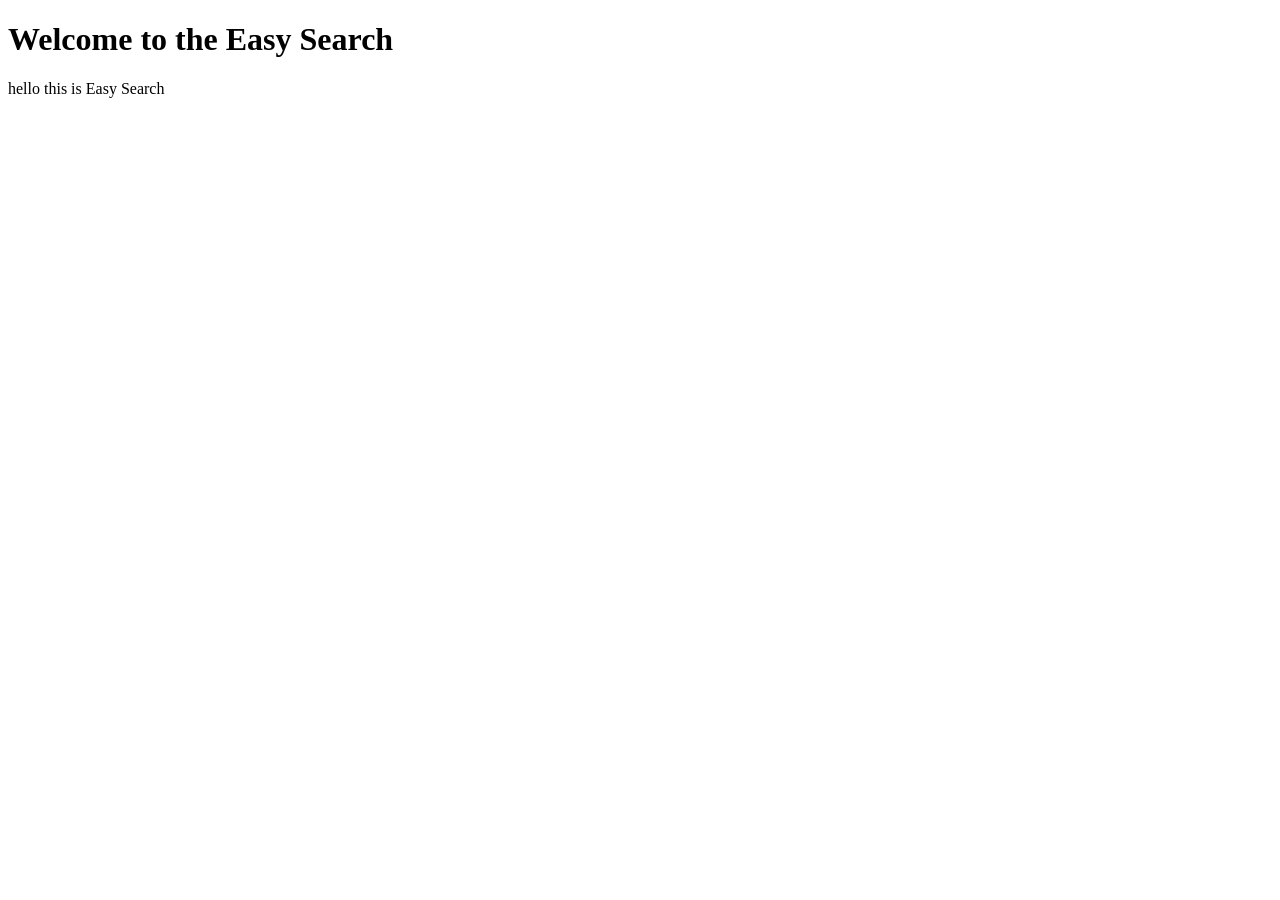
<file: index.html>
<!DOCTYPE html>
<html>
    <head>
        <title>Homepage</title>
        <meta charset="UTF-8">
        <meta name="author" content="danella">
        <meta name="keywords" content="hTML, css, web design">
        <meta name="description" content="Homepage of my Easy Search">
        




    </head>
    <body>
      <h1>Welcome to the Easy Search</h1>  
        <p>hello this is Easy Search</p>
    </body>

    




</html>
</file>
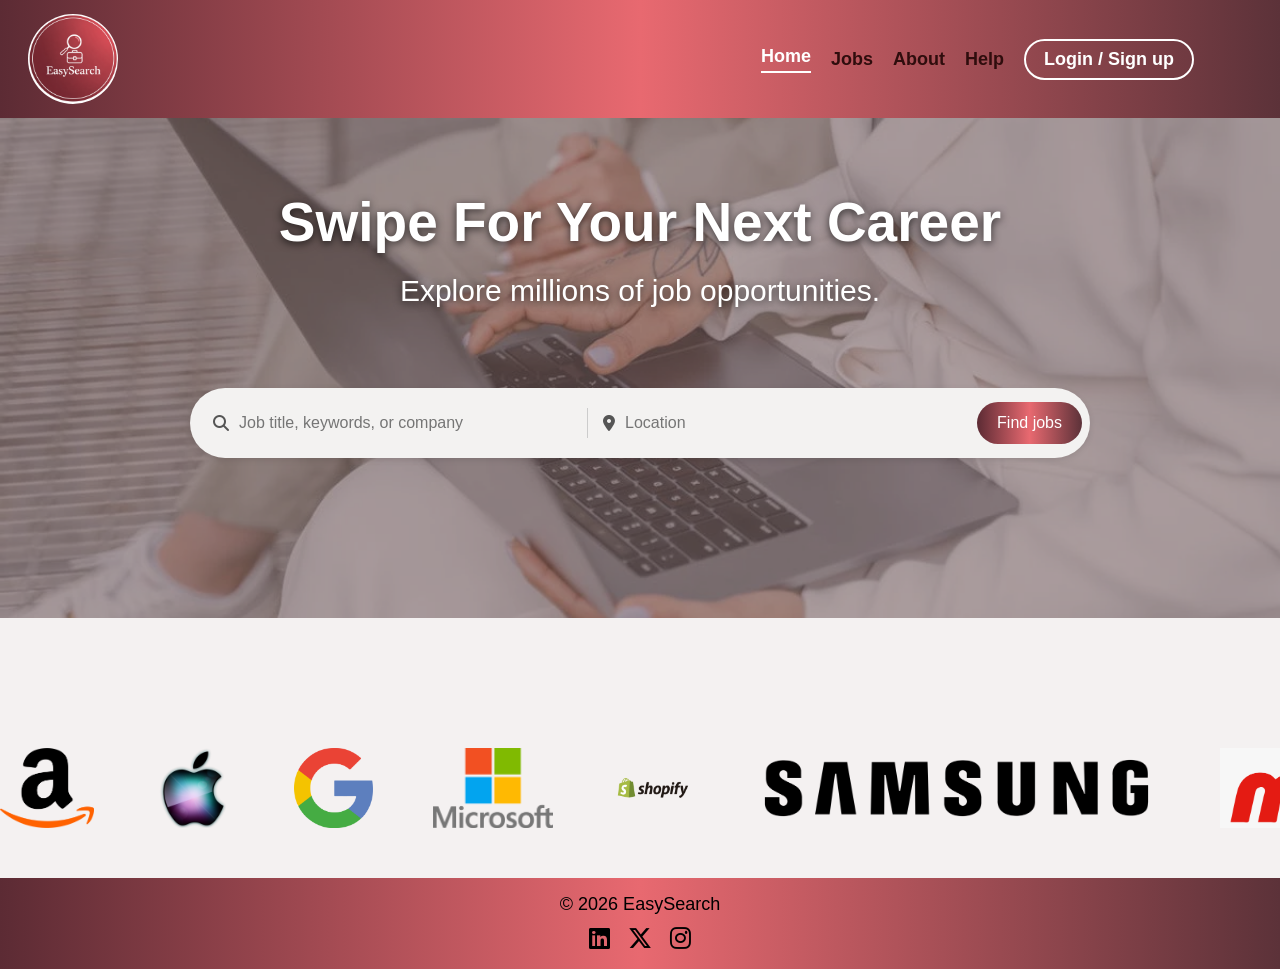
<file: UPDATED-EASYSEARCH/HtmlFiles/index.html>
<!DOCTYPE html>
<html lang="en">
<head>
  <meta charset="UTF-8">
  <meta name="viewport" content="width=device-width, initial-scale=1.0">
  <title>Home</title>
  <link rel="icon" type="image/x-icon" href="../images/logo.png">
  <link rel="stylesheet" href="../styles/home.css">
  <link rel="stylesheet" href="https://cdnjs.cloudflare.com/ajax/libs/font-awesome/6.5.0/css/all.min.css">
</head>

<body>

<header>
  <div class="left-header">
    <img src="../images/logo.png" alt="EasySearch logo" class="logo">
  </div>

  <nav>
    <a href="../HtmlFiles/index.html" class="active">Home</a>
    <a href="../HtmlFiles/jobs.html">Jobs</a>
    <a href="../HtmlFiles/about.html">About</a>
    <a href="../HtmlFiles/help.html">Help</a>

    <!-- LOGIN -->
    <a href="../HtmlFiles/login.html" class="login" id="loginBtn">
      Login / Sign up
    </a>

    <!-- USER -->
    <span id="welcomeUser"></span>

    <!-- LOGOUT -->
    <button id="logoutBtn" style="display:none;">Logout</button>
  </nav>
</header>

<main>

<section class="hero">
  <h1>Swipe For Your Next Career</h1>
  <p>Explore millions of job opportunities.</p>

  <div class="search-wrapper">
  <div class="search-item">
    <i class="fa fa-search"></i>
    <input type="text" id="homeJobSearch" placeholder="Job title, keywords, or company">
  </div>

  <div class="divider"></div>

  <div class="search-item">
    <i class="fa fa-map-marker-alt"></i>
    <input type="text" id="homeLocationSearch" placeholder="Location">
  </div>

  <button class="search-btn" id="homeSearchBtn">Find jobs</button>
</div>
</section>

<section class="logo-slider">
  <div class="logos">
    <img src="../images/amazon.png">
    <img src="../images/apple.png">
    <img src="../images/google.webp">
    <img src="../images/microsoft.png">
    <img src="../images/shopify.png">
    <img src="../images/Samsung.png">
    <img src="../images/metro.png">
    <img src="../images/homedepot.png">

    <img src="../images/amazon.png">
    <img src="../images/apple.png">
    <img src="../images/google.webp">
    <img src="../images/microsoft.png">
    <img src="../images/shopify.png">
    <img src="../images/Samsung.png">
    <img src="../images/metro.png">
    <img src="../images/homedepot.png">

  </div>
</section>

</main>

<footer>
  <div>&copy; 2026 EasySearch</div>

  <div class="social">
    <a href="#"><i class="fa-brands fa-linkedin"></i></a>
    <a href="#"><i class="fa-brands fa-x-twitter"></i></a>
    <a href="#"><i class="fa-brands fa-instagram"></i></a>
  </div>
</footer>

<script>
document.addEventListener("DOMContentLoaded", function () {
  const user = JSON.parse(localStorage.getItem("easySearchCurrentUser"));
  const welcomeUser = document.getElementById("welcomeUser");
  const loginBtn = document.getElementById("loginBtn");
  const logoutBtn = document.getElementById("logoutBtn");

  if (user && user.fullName) {
    if (welcomeUser) {
      welcomeUser.textContent = user.fullName;
    }

    if (loginBtn) {
      loginBtn.style.display = "none";
    }

    if (logoutBtn) {
      logoutBtn.style.display = "inline-block";
    }
  }

  if (logoutBtn) {
    logoutBtn.addEventListener("click", function () {
      localStorage.removeItem("easySearchCurrentUser");
      localStorage.removeItem("username");
      window.location.href = "../HtmlFiles/login.html";
    });
  }

  const jobInput = document.getElementById("homeJobSearch");
  const locationInput = document.getElementById("homeLocationSearch");
  const searchBtn = document.getElementById("homeSearchBtn");

  function goToJobsSearch() {
    const title = jobInput.value.trim();
    const location = locationInput.value.trim();

    const params = new URLSearchParams();

    if (title) {
      params.set("title", title);
    }

    if (location) {
      params.set("location", location);
    }

    window.location.href = `../HtmlFiles/jobs.html?${params.toString()}`;
  }

  if (searchBtn) {
    searchBtn.addEventListener("click", goToJobsSearch);
  }

  if (jobInput) {
    jobInput.addEventListener("keypress", function (event) {
      if (event.key === "Enter") {
        goToJobsSearch();
      }
    });
  }

  if (locationInput) {
    locationInput.addEventListener("keypress", function (event) {
      if (event.key === "Enter") {
        goToJobsSearch();
      }
    });
  }
});
</script>

  <script src="../javaScript/navUser.js"></script>
</body>
</html>
</file>
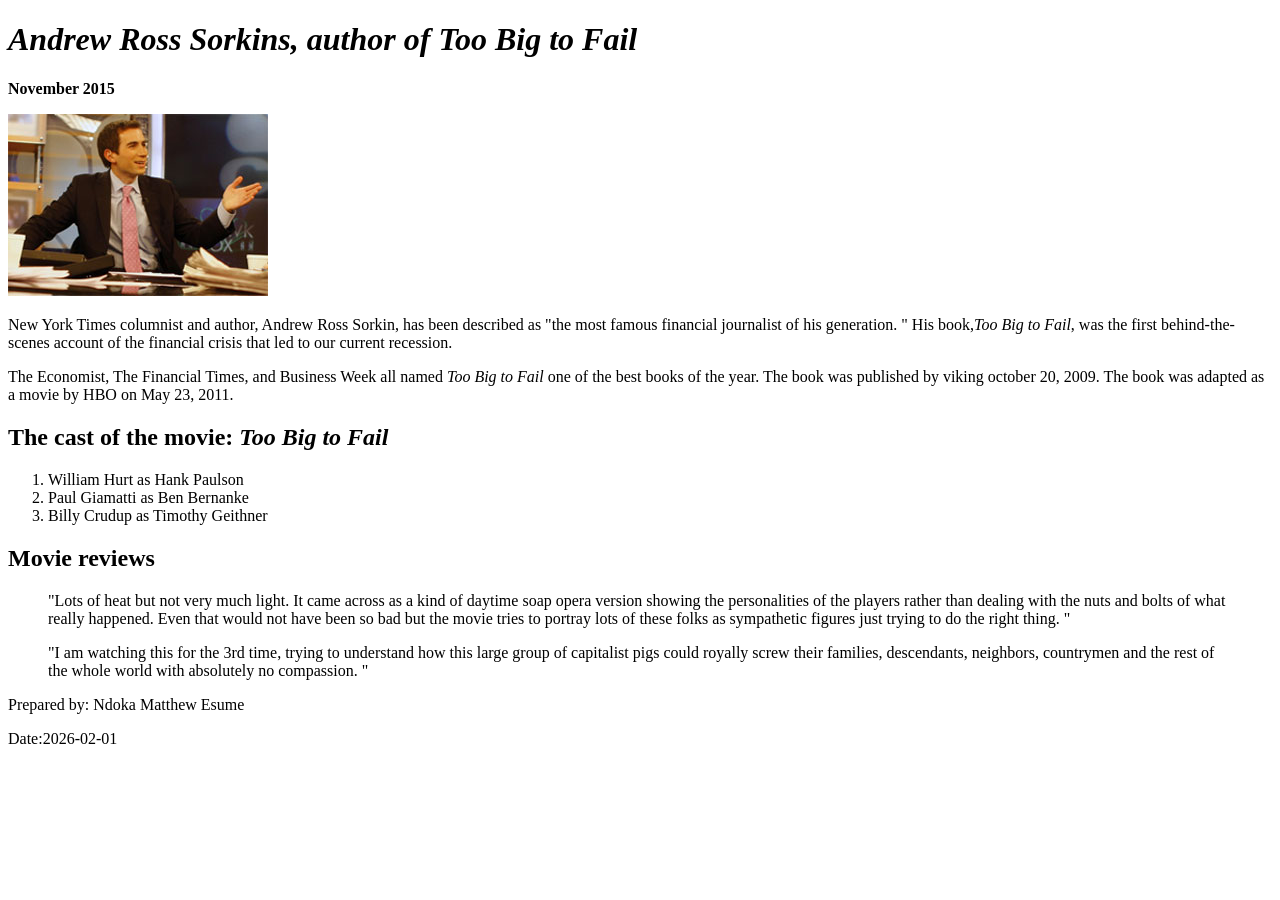
<file: c03x_sorkin.html>
<!DOCTYPE html>
<html lang="en">
<head>
    <meta charset="UTF-8">
    <meta name="viewport" content="width=device-width, initial-scale=1.0">
    <title>Document</title>
</head>
<body>
    <h1><em>Andrew Ross Sorkins, author of Too Big to Fail</em></h1>
    <p><b>November 2015</b></p>
    <img src="sorkin_desk260.jpg" width="260">
    <p>New York Times columnist and author, Andrew Ross Sorkin, has been described as "the most famous financial journalist of his generation.
        " His book,<em>Too Big to Fail</em>, was the first behind-the-scenes account of the financial crisis that led to our current recession.</p>
    <p>
        The Economist, The Financial Times, and Business Week all named <em>Too Big to Fail      
        </em> one of the best books of the year. The book was published by viking october 20, 2009.
         The book was adapted as a movie by HBO on May 23, 2011.
    </p>
    <h2><b>The cast of the movie: <em>Too Big to Fail</em></b></h2>

    <ol>
    <li>William Hurt as Hank Paulson</li>
    <li>Paul Giamatti as Ben Bernanke</li>
    <li>Billy Crudup as Timothy Geithner</li>
    </ol>

    <h2>Movie reviews</h2>
    <blockquote><p>"Lots of heat but not very much light. 
        It came across as a kind of daytime soap opera version showing the personalities of the players rather than dealing with the nuts and bolts of what really happened. 
        Even that would not have been so bad but the movie tries to portray lots of these folks as sympathetic figures just trying to do the right thing. "
    </p>
    <p>"I am watching this for the 3rd time, trying to understand how this large group of capitalist pigs could royally screw their families, 
        descendants, neighbors, countrymen and the rest of the whole world with absolutely no compassion. "
     </p>
</blockquote>

<footer>
<p>Prepared by: Ndoka Matthew Esume</p>
<p>Date:2026-02-01</p>
</footer>

</body>
</html>
</file>
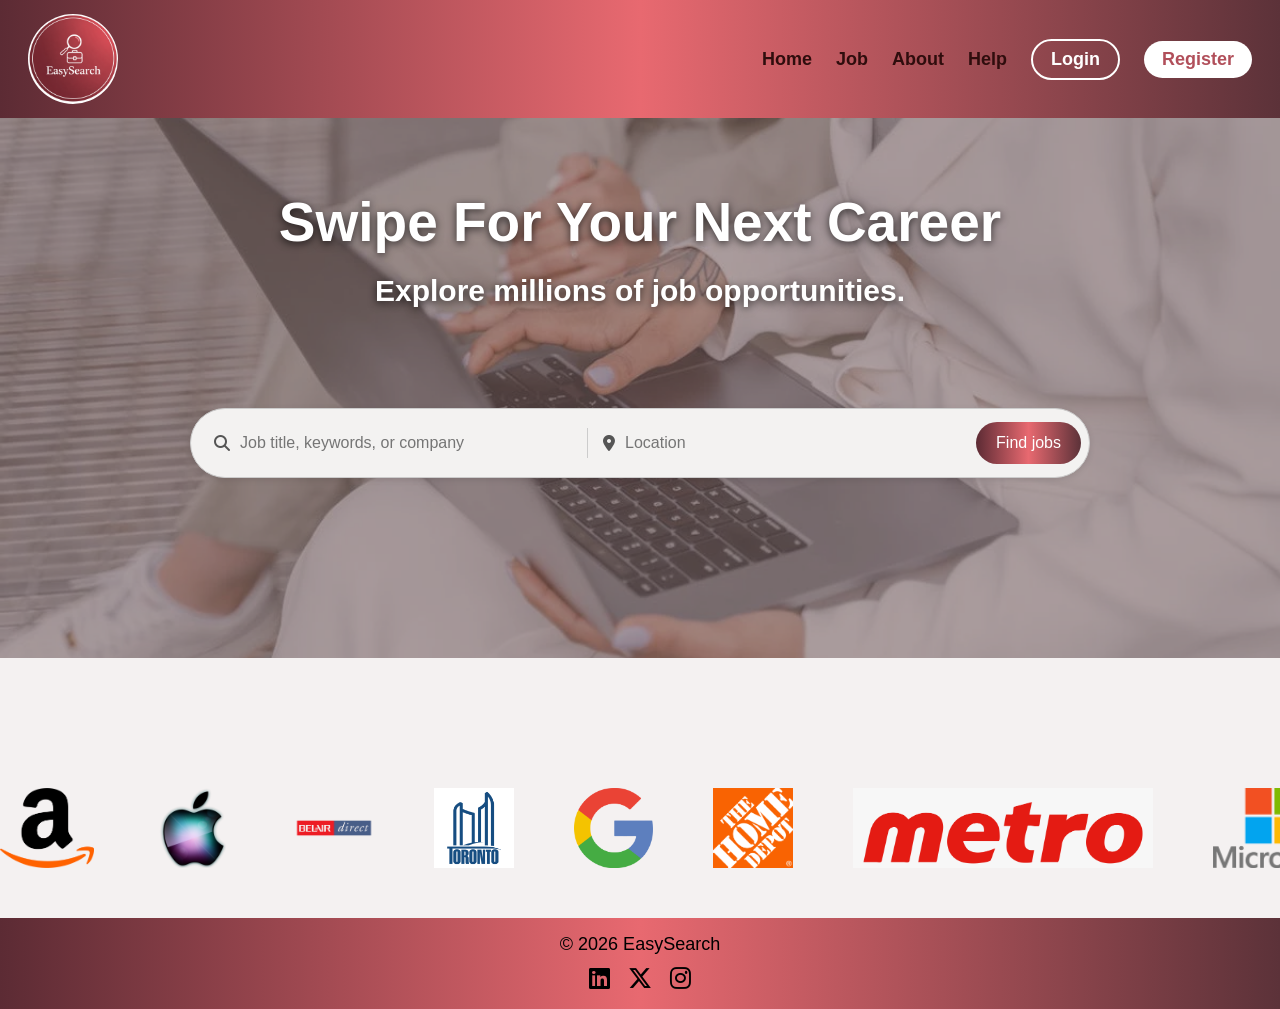
<file: easySearch.html>
<!DOCTYPE html>
<html lang="en">
<head>
  <meta charset="UTF-8">
  <meta name="viewport" content="width=device-width, initial-scale=1.0">
  <title>EasySearch</title>
  <link rel="stylesheet" href="easySearch.css">
  <link rel="stylesheet" href="https://cdnjs.cloudflare.com/ajax/libs/font-awesome/6.5.0/css/all.min.css">
</head>
<body>

  <header>
    <div class="left-header">
      <img src="images/c17effa7-3a6f-4ea9-b04c-34275868a144.png" alt="EasySearch logo" class="logo">
    </div>

    <nav>
      <a href="#">Home</a>
      <a href="#">Job</a>
      <a href="#">About</a>
      <a href="#">Help</a>
      <a href="#" class="login">Login</a>
      <a href="#" class="register">Register</a>
    </nav>
  </header>

  <main>
    <section class="hero">

  <h1>Swipe For Your Next Career</h1>
  <p>Explore millions of job opportunities.</p>

  <div class="search-wrapper">
    <div class="search-item">
      <i class="fa fa-search"></i>
      <input type="text" placeholder="Job title, keywords, or company">
    </div>

    <div class="divider"></div>

    <div class="search-item">
      <i class="fa fa-map-marker-alt"></i>
      <input type="text" placeholder="Location">
    </div>

    <button class="search-btn">Find jobs</button>
  </div>

</section>

   
    <section class="logo-slider">
      <div class="logos">
        <img src="images/amazon.png" alt="Amazon">
        <img src="images/apple.png" alt="Apple">
        <img src="images/belairdirect.png" alt="Belair Direct">
        <img src="images/cityoftoronto.png" alt="City of Toronto">
        <img src="images/google.webp" alt="Google">
        <img src="images/homedepot.png" alt="Home Depot">
        <img src="images/metro.png" alt="Metro">
        <img src="images/microsoft.png" alt="Microsoft">
        <img src="images/Samsung.png" alt="Samsung">
        <img src="images/shopify.png" alt="Shopify">
        <img src="images/Uhaul.webp" alt="U-Haul">

        <img src="images/amazon.png" alt="Amazon">
        <img src="images/apple.png" alt="Apple">
        <img src="images/belairdirect.png" alt="Belair Direct">
        <img src="images/cityoftoronto.png" alt="City of Toronto">
        <img src="images/google.webp" alt="Google">
        <img src="images/homedepot.png" alt="Home Depot">
        <img src="images/metro.png" alt="Metro">
        <img src="images/microsoft.png" alt="Microsoft">
        <img src="images/Samsung.png" alt="Samsung">
        <img src="images/shopify.png" alt="Shopify">
        <img src="images/Uhaul.webp" alt="U-Haul">
      </div>
    </section>
  </main>

  <footer>
    
    <div>&copy; 2026 EasySearch</div>

    <div class="social">
      <a href="#"><i class="fa-brands fa-linkedin"></i></a>
      <a href="#"><i class="fa-brands fa-x-twitter"></i></a>
      <a href="#"><i class="fa-brands fa-instagram"></i></a>
    </div>
  </footer>

</body>
</html>
</file>
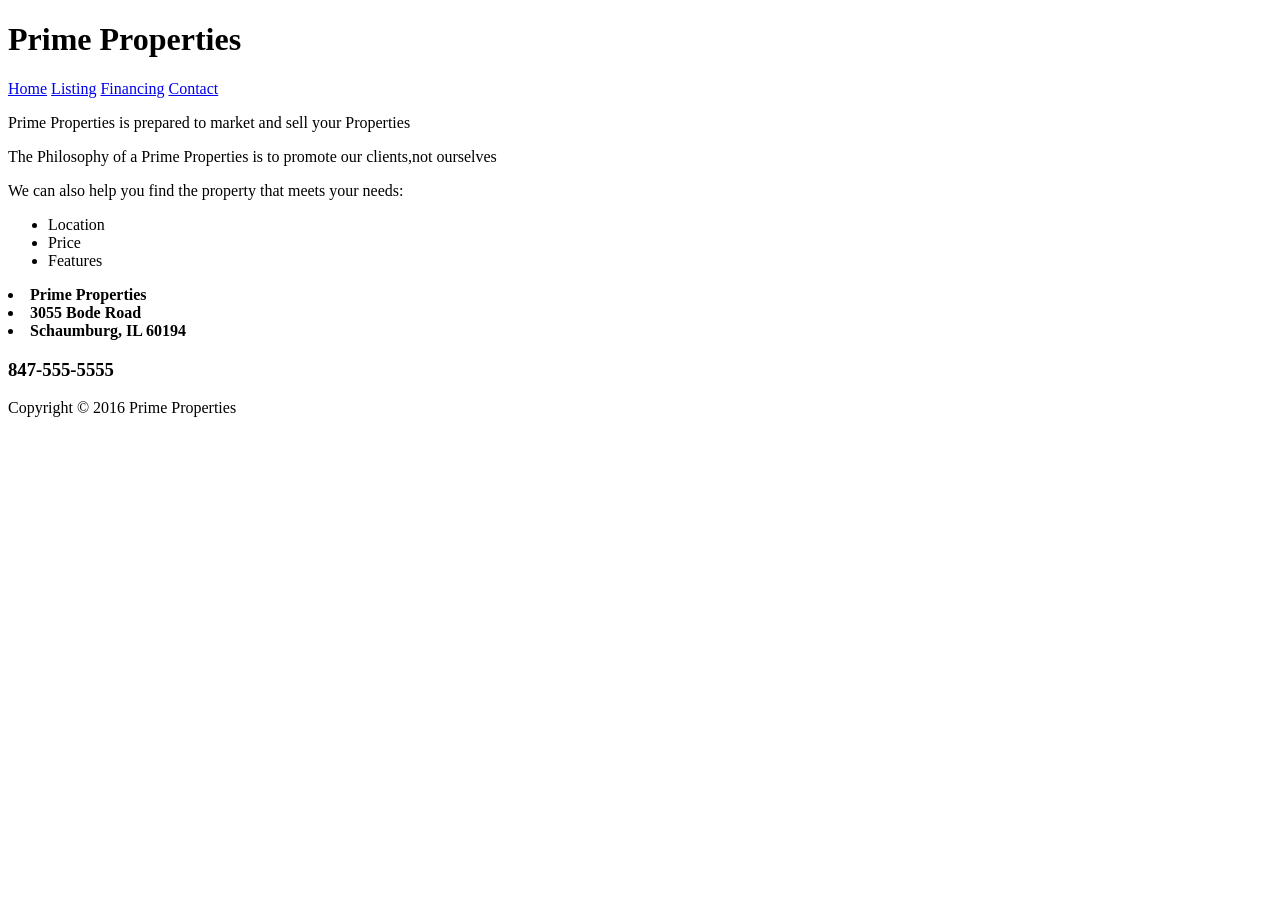
<file: index.html.html>
<!DOCTYPE html>
<html>
   <head>
     <meta name="author" content="Matthew">
     <meta name="keyboards" content="HTML, CSS, web design">
     <meta name="description" content="Prime Properties>
     <link rel="stylesheet href="css/design.css" type="text/css">
<html>
   <body>
      <header id="top">
      <h1>Prime Properties</h1>
      <nav>
      <a href="#">Home</a>
      <a href="#">Listing</a>
      <a href="#">Financing</a>
      <a href="#">Contact</a>
    </nav>
    <main>
    <p>Prime Properties is prepared to market and sell your Properties</p>
    <p>The Philosophy of a Prime Properties is to promote our clients,not ourselves</p>
    <p>We can also help you find the property that meets your needs:</p>
    <ul>
        <li>Location</li>
        <li>Price</li>
        <li>Features</li>
    </ul>
    <li><b>Prime Properties</b></li>
    <li><b>3055 Bode Road</b></li>
    <li><b>Schaumburg, IL 60194</b></li>
    <h3>847-555-5555</h3>
    <p>Copyright © 2016 Prime Properties</p>
  </body>
</html>
</file>
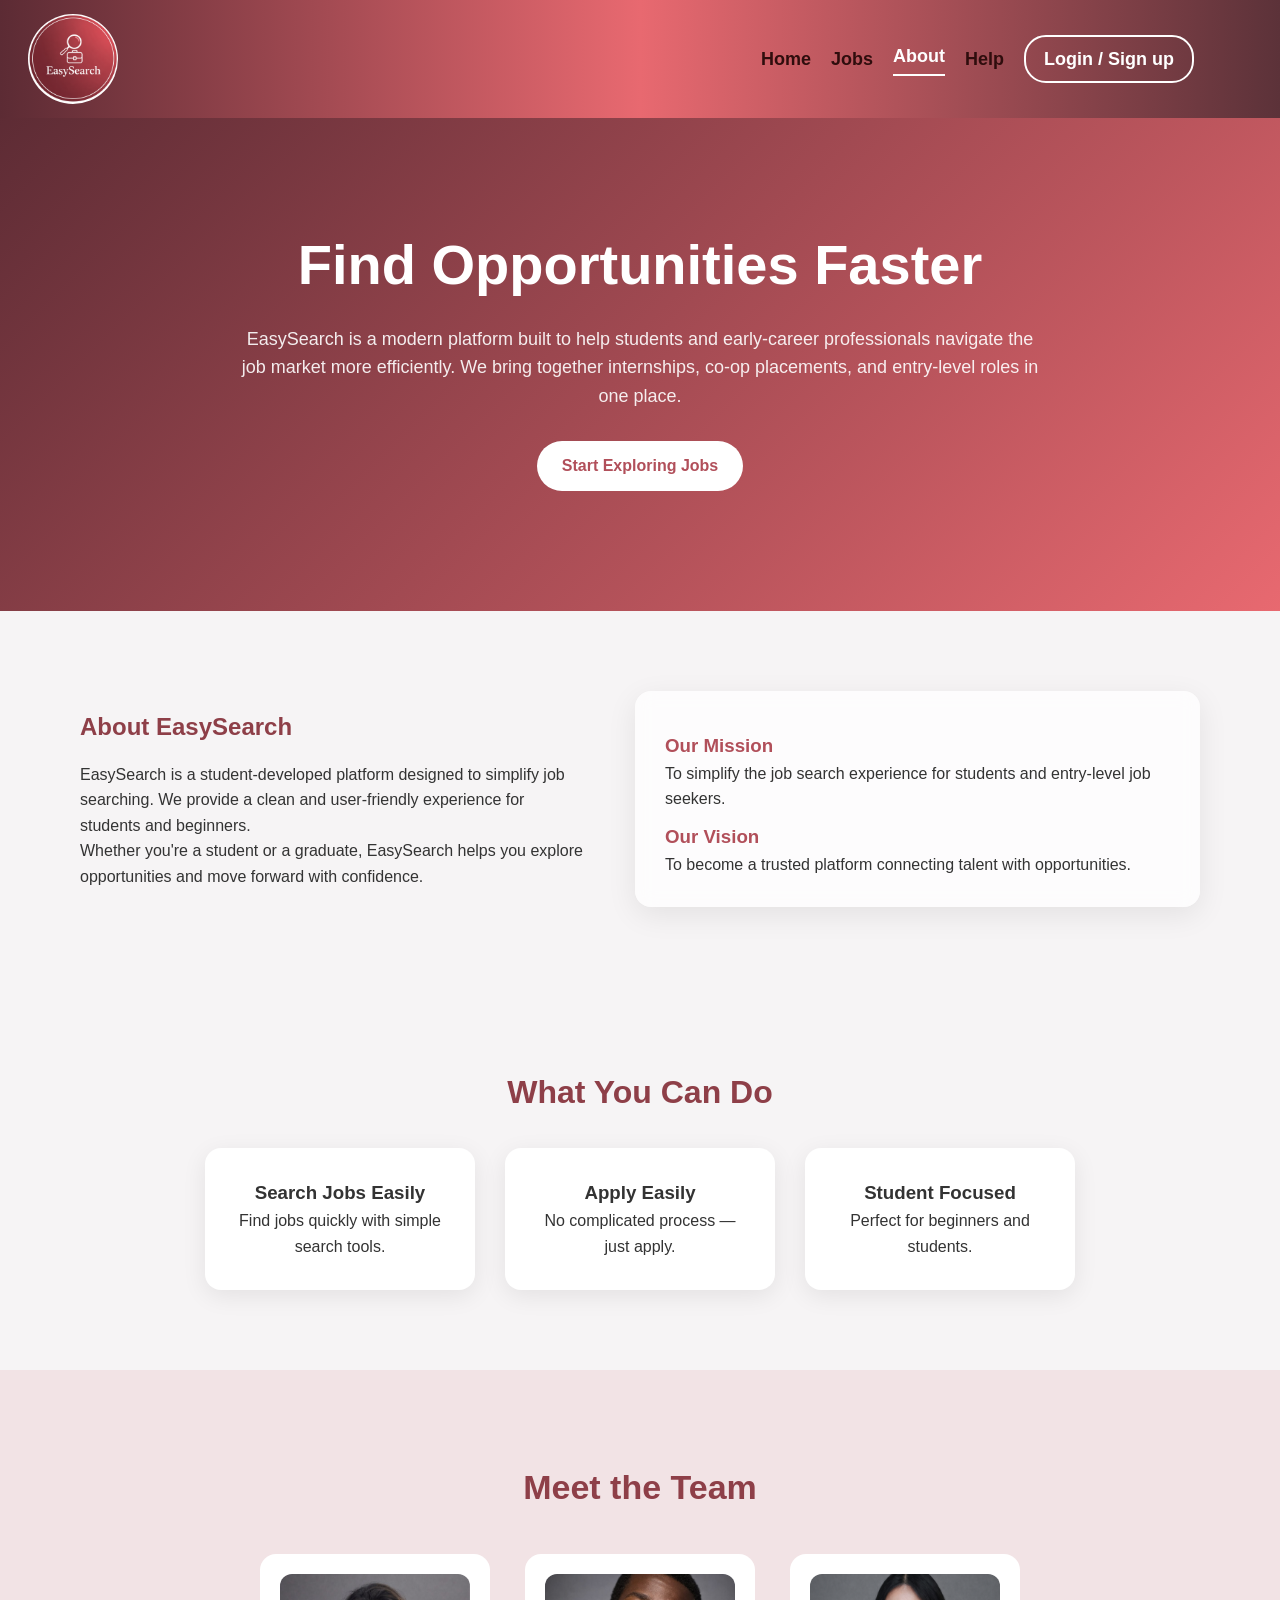
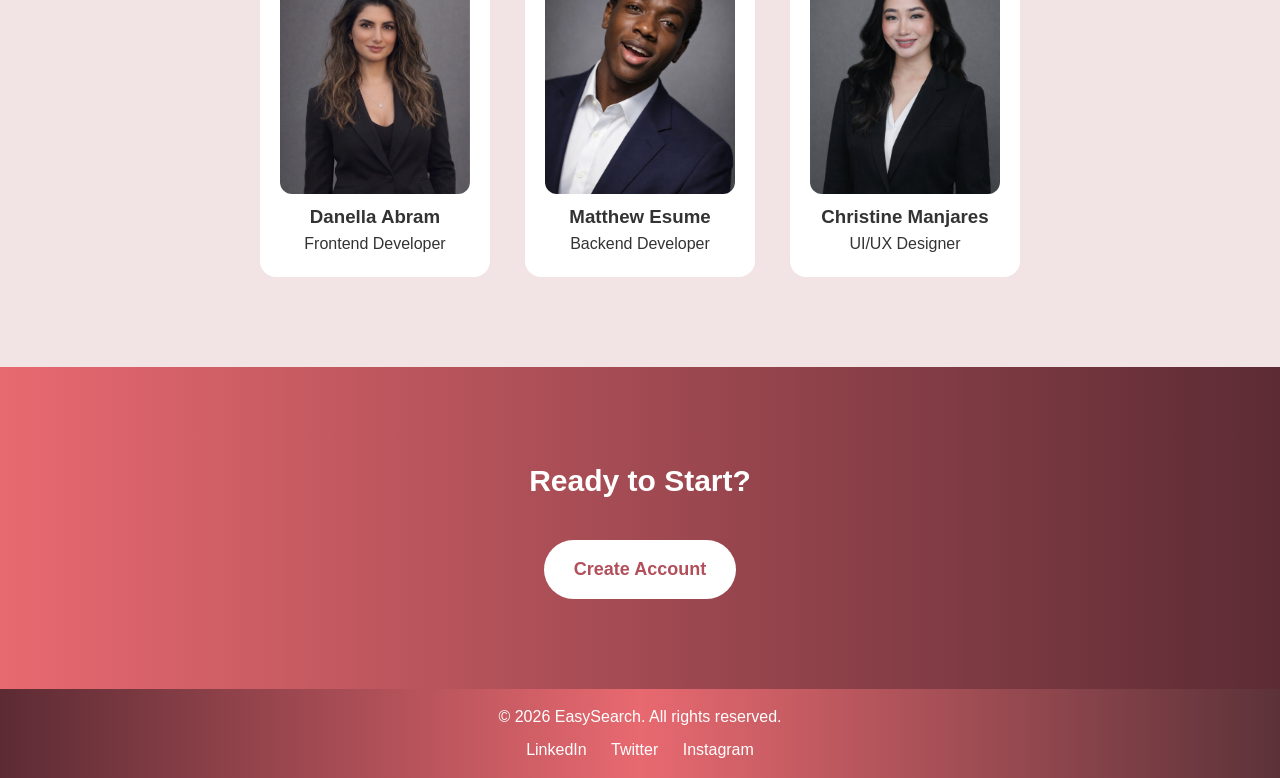
<file: UPDATED-EASYSEARCH/HtmlFiles/about.html>
<!DOCTYPE html>
<html lang="en">
<head>
<meta charset="UTF-8">
<meta name="viewport" content="width=device-width, initial-scale=1.0">
<title>About | EasySearch</title>
<link rel="stylesheet" href="../styles/about.css">
<link rel="icon" type="image/x-icon" href="../images/logo.png">
</head>

<body>

<header>
    <div class="left-header">
        <img src="../images/logo.png" alt="EasySearch Logo" class="logo">
    </div>

    <nav>
        <a href="../HtmlFiles/index.html">Home</a>
        <a href="../HtmlFiles/jobs.html">Jobs</a>
        <a href="../HtmlFiles/about.html" class="active">About</a>
        <a href="../HtmlFiles/help.html">Help</a>

        <!-- LOGIN -->
        <a href="../HtmlFiles/login.html" class="login" id="loginBtn">
            Login / Sign up
        </a>

        <!-- USER NAME -->
        <span id="welcomeUser"></span>

        <!-- LOGOUT -->
        <button id="logoutBtn" style="display:none;">Logout</button>
    </nav>
</header>

<main>

<section class="hero">
    <div class="hero-content">
        <h1>Find Opportunities Faster</h1>
        <p>
            EasySearch is a modern platform built to help students and early-career professionals
            navigate the job market more efficiently. We bring together internships, co-op
            placements, and entry-level roles in one place.
        </p>
        <a href="../HtmlFiles/jobs.html" class="cta-btn">Start Exploring Jobs</a>
    </div>
</section>

<!-- ABOUT -->
<section class="about-split">
    <div class="about-text">
        <h2>About EasySearch</h2>
        <p>
            EasySearch is a student-developed platform designed to simplify job searching.
            We provide a clean and user-friendly experience for students and beginners.
        </p>

        <p>
            Whether you're a student or a graduate, EasySearch helps you explore opportunities
            and move forward with confidence.
        </p>
    </div>

    <div class="about-box">
        <h3>Our Mission</h3>
        <p>
            To simplify the job search experience for students and entry-level job seekers.
        </p>

        <h3>Our Vision</h3>
        <p>
            To become a trusted platform connecting talent with opportunities.
        </p>
    </div>
</section>

<!-- FEATURES -->
<section class="features">
    <h2>What You Can Do</h2>

    <div class="feature-grid">
        <div class="feature-card">
            <h3>Search Jobs Easily</h3>
            <p>Find jobs quickly with simple search tools.</p>
        </div>

        <div class="feature-card">
            <h3>Apply Easily</h3>
            <p>No complicated process — just apply.</p>
        </div>

        <div class="feature-card">
            <h3>Student Focused</h3>
            <p>Perfect for beginners and students.</p>
        </div>
    </div>
</section>

<!-- TEAM -->
<section class="team-section">
    <h2 class="team-title">Meet the Team</h2>

    <div class="team-grid">

        <div class="team-card">
            <img src="../images/Danella.jpeg" alt="Danella">
            <h3>Danella Abram</h3>
            <p>Frontend Developer</p>
        </div>

        <div class="team-card">
            <img src="../images/mathew.png.jpeg" alt="Matthew">
            <h3>Matthew Esume</h3>
            <p>Backend Developer</p>
        </div>

        <div class="team-card">
            <img src="../images/Christine.png" alt="Christine">
            <h3>Christine Manjares</h3>
            <p>UI/UX Designer</p>
        </div>

    </div>
</section>

<!-- CTA -->
<section class="cta-section">
    <h2>Ready to Start?</h2>
    <a href="../HtmlFiles/login.html" class="cta-btn big">Create Account</a>
</section>

</main>

<footer>
    <p>&copy; 2026 EasySearch. All rights reserved.</p>

    <div class="social">
        <a href="#">LinkedIn</a>
        <a href="#">Twitter</a>
        <a href="#">Instagram</a>
    </div>
</footer>

<!-- SCRIPT -->
<script>
document.addEventListener("DOMContentLoaded", function () {
    const user = JSON.parse(localStorage.getItem("easySearchCurrentUser"));
    const welcomeUser = document.getElementById("welcomeUser");
    const loginBtn = document.getElementById("loginBtn");
    const logoutBtn = document.getElementById("logoutBtn");

    if (user && user.fullName) {
        welcomeUser.textContent = user.fullName;

        loginBtn.style.display = "none";
        logoutBtn.style.display = "inline-block";
    }

    logoutBtn.addEventListener("click", function () {
        localStorage.removeItem("easySearchCurrentUser");
        localStorage.removeItem("username");
        window.location.href = "../HtmlFiles/login.html";
    });
});
</script>

  <script src="../javaScript/navUser.js"></script>
</body>
</html>
</file>
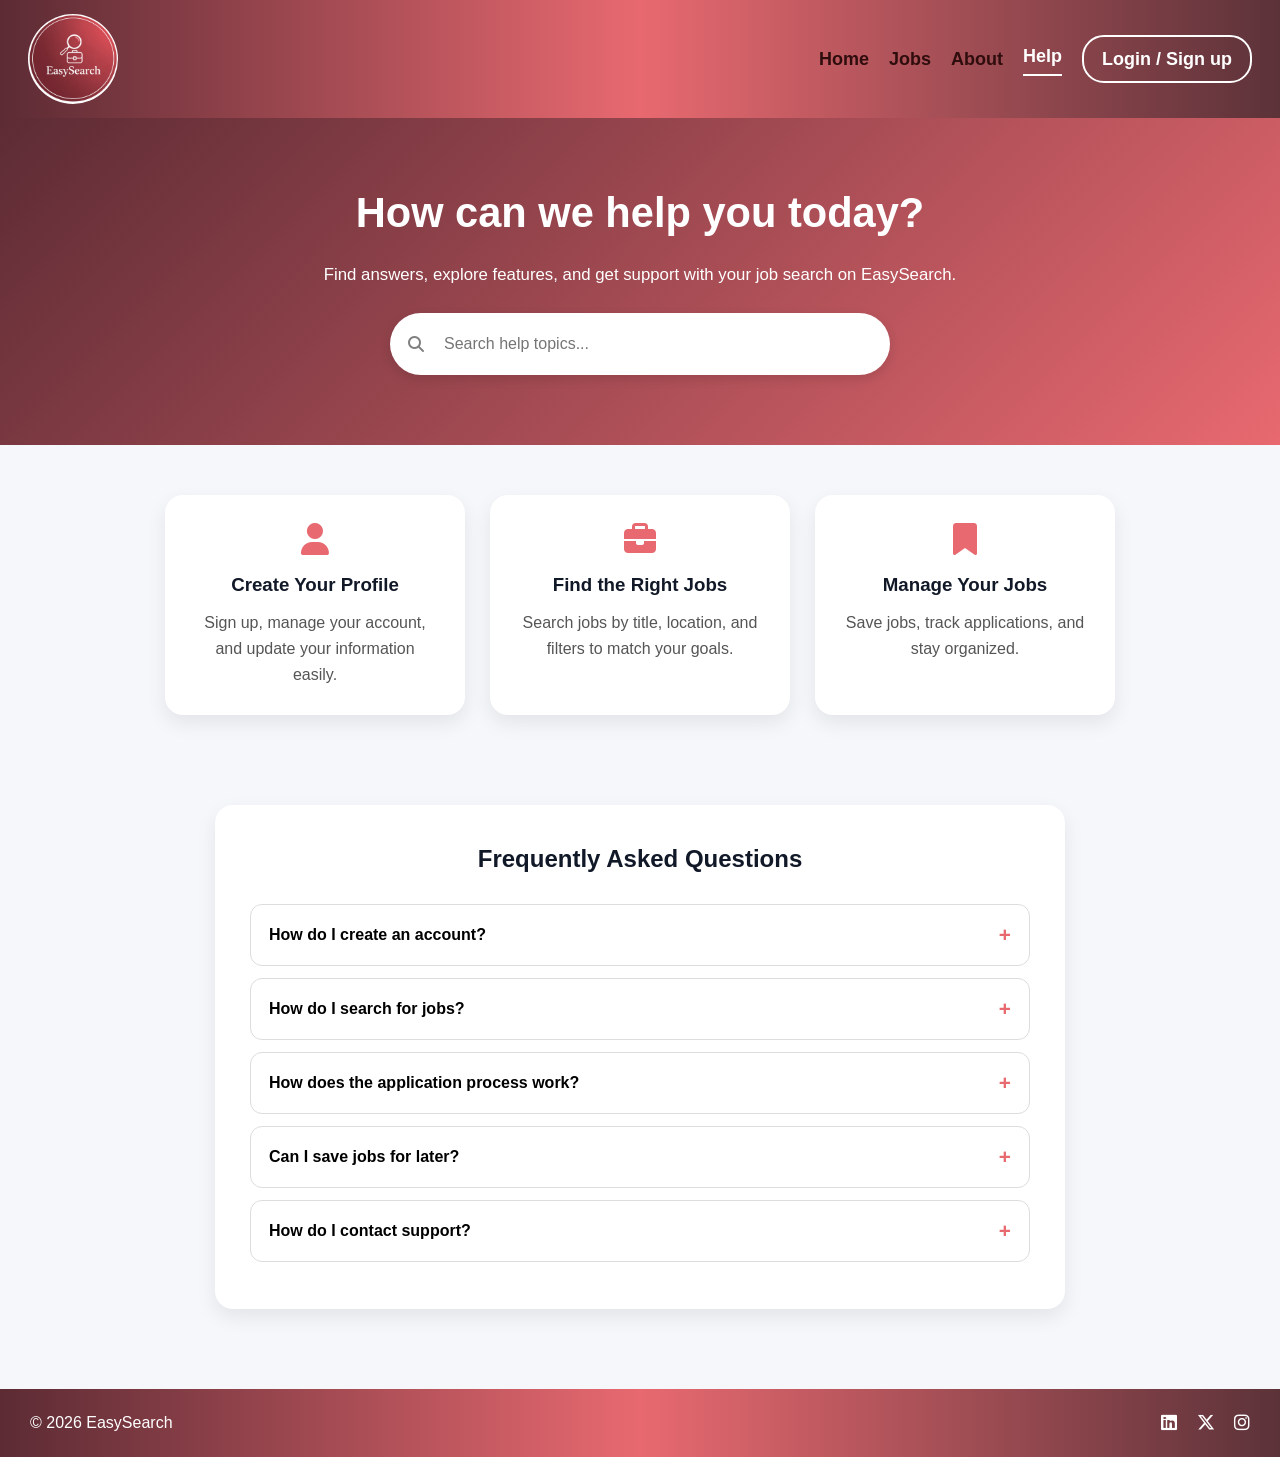
<file: UPDATED-EASYSEARCH/HtmlFiles/help.html>
<!DOCTYPE html>
<html lang="en">
<head>
  <meta charset="UTF-8">
  <meta name="viewport" content="width=device-width, initial-scale=1.0">
  <title>Help | EasySearch</title>
  <link rel="icon" type="image/x-icon" href="../images/logo.png">
  <link rel="stylesheet" href="../styles/help.css">
  <link rel="stylesheet" href="https://cdnjs.cloudflare.com/ajax/libs/font-awesome/6.5.0/css/all.min.css">
</head>
<body>

  <header>
    <div class="left-header">
      <img src="../images/logo.png" alt="EasySearch logo" class="logo">
    </div>

    <nav>
      <a href="../HtmlFiles/index.html">Home</a>
      <a href="../HtmlFiles/jobs.html">Jobs</a>
      <a href="../HtmlFiles/about.html">About</a>
      <a href="../HtmlFiles/help.html" class="active">Help</a>

      <a href="../HtmlFiles/login.html" class="login" id="loginBtn">
        Login / Sign up
      </a>

      <span id="welcomeUser" class="welcome-user" style="display: none;"></span>
      <button id="logoutBtn" class="logout-btn" style="display: none;">Logout</button>
    </nav>
  </header>

  <section class="hero">
    <h1>How can we help you today?</h1>
    <p>
      Find answers, explore features, and get support with your job search on EasySearch.
    </p>

    <div class="search-box">
      <i class="fa-solid fa-magnifying-glass"></i>
      <input type="text" id="helpSearch" placeholder="Search help topics...">
    </div>
  </section>

  <section class="support-info">
    <div class="info-card">
      <i class="fa-solid fa-user"></i>
      <h3>Create Your Profile</h3>
      <p>Sign up, manage your account, and update your information easily.</p>
    </div>

    <div class="info-card">
      <i class="fa-solid fa-briefcase"></i>
      <h3>Find the Right Jobs</h3>
      <p>Search jobs by title, location, and filters to match your goals.</p>
    </div>

    <div class="info-card">
      <i class="fa-solid fa-bookmark"></i>
      <h3>Manage Your Jobs</h3>
      <p>Save jobs, track applications, and stay organized.</p>
    </div>
  </section>

  <section class="help-section">
    <div class="help-container">
      <h2>Frequently Asked Questions</h2>

      <div class="faq">
        <div class="faq-item">
          <button class="faq-question">
            <span>How do I create an account?</span>
            <span class="icon">+</span>
          </button>
          <div class="faq-answer">
            Click Register in the navigation bar and fill in your details to get started.
          </div>
        </div>

        <div class="faq-item">
          <button class="faq-question">
            <span>How do I search for jobs?</span>
            <span class="icon">+</span>
          </button>
          <div class="faq-answer">
            Use the Jobs page and enter keywords or locations to find matching jobs.
          </div>
        </div>

        <div class="faq-item">
          <button class="faq-question">
            <span>How does the application process work?</span>
            <span class="icon">+</span>
          </button>
          <div class="faq-answer">
            Open a job posting, read the details, and click Apply to continue with the job application.
          </div>
        </div>

        <div class="faq-item">
          <button class="faq-question">
            <span>Can I save jobs for later?</span>
            <span class="icon">+</span>
          </button>
          <div class="faq-answer">
            Yes, you can save jobs and come back to them later from your saved jobs section.
          </div>
        </div>

        <div class="faq-item">
          <button class="faq-question">
            <span>How do I contact support?</span>
            <span class="icon">+</span>
          </button>
          <div class="faq-answer">
            Email us at <strong>support@easysearch.com</strong> and our team will respond as soon as possible.
          </div>
        </div>
      </div>

      <p id="noResults" class="no-results">No matching help topics found.</p>
    </div>
  </section>

  <footer>
    <div>&copy; 2026 EasySearch</div>

    <div class="social">
      <a href="#"><i class="fa-brands fa-linkedin"></i></a>
      <a href="#"><i class="fa-brands fa-x-twitter"></i></a>
      <a href="#"><i class="fa-brands fa-instagram"></i></a>
    </div>
  </footer>

  <script>
    const items = document.querySelectorAll(".faq-item");
    const searchInput = document.getElementById("helpSearch");
    const noResults = document.getElementById("noResults");

    items.forEach(item => {
      item.querySelector(".faq-question").addEventListener("click", () => {
        item.classList.toggle("active");
      });
    });

    searchInput.addEventListener("input", function () {
      const value = this.value.toLowerCase().trim();
      let visibleCount = 0;

      items.forEach(item => {
        const question = item.querySelector(".faq-question span").textContent.toLowerCase();
        const answer = item.querySelector(".faq-answer").textContent.toLowerCase();

        if (question.includes(value) || answer.includes(value)) {
          item.style.display = "block";
          visibleCount++;
        } else {
          item.style.display = "none";
        }
      });

      if (visibleCount === 0) {
        noResults.style.display = "block";
      } else {
        noResults.style.display = "none";
      }
    });

    document.addEventListener("DOMContentLoaded", function () {
      const currentUser = JSON.parse(localStorage.getItem("easySearchCurrentUser"));
      const welcomeUser = document.getElementById("welcomeUser");
      const loginBtn = document.getElementById("loginBtn");
      const logoutBtn = document.getElementById("logoutBtn");

      if (currentUser && currentUser.fullName) {
        welcomeUser.textContent = currentUser.fullName;
        welcomeUser.style.display = "inline-block";

        loginBtn.style.display = "none";
        logoutBtn.style.display = "inline-block";
      }

      logoutBtn.addEventListener("click", function () {
        localStorage.removeItem("easySearchCurrentUser");
        localStorage.removeItem("username");
        window.location.href = "../HtmlFiles/login.html";
      });
    });
  </script>

  <script src="../javaScript/navUser.js"></script>
</body>
</html>
</file>
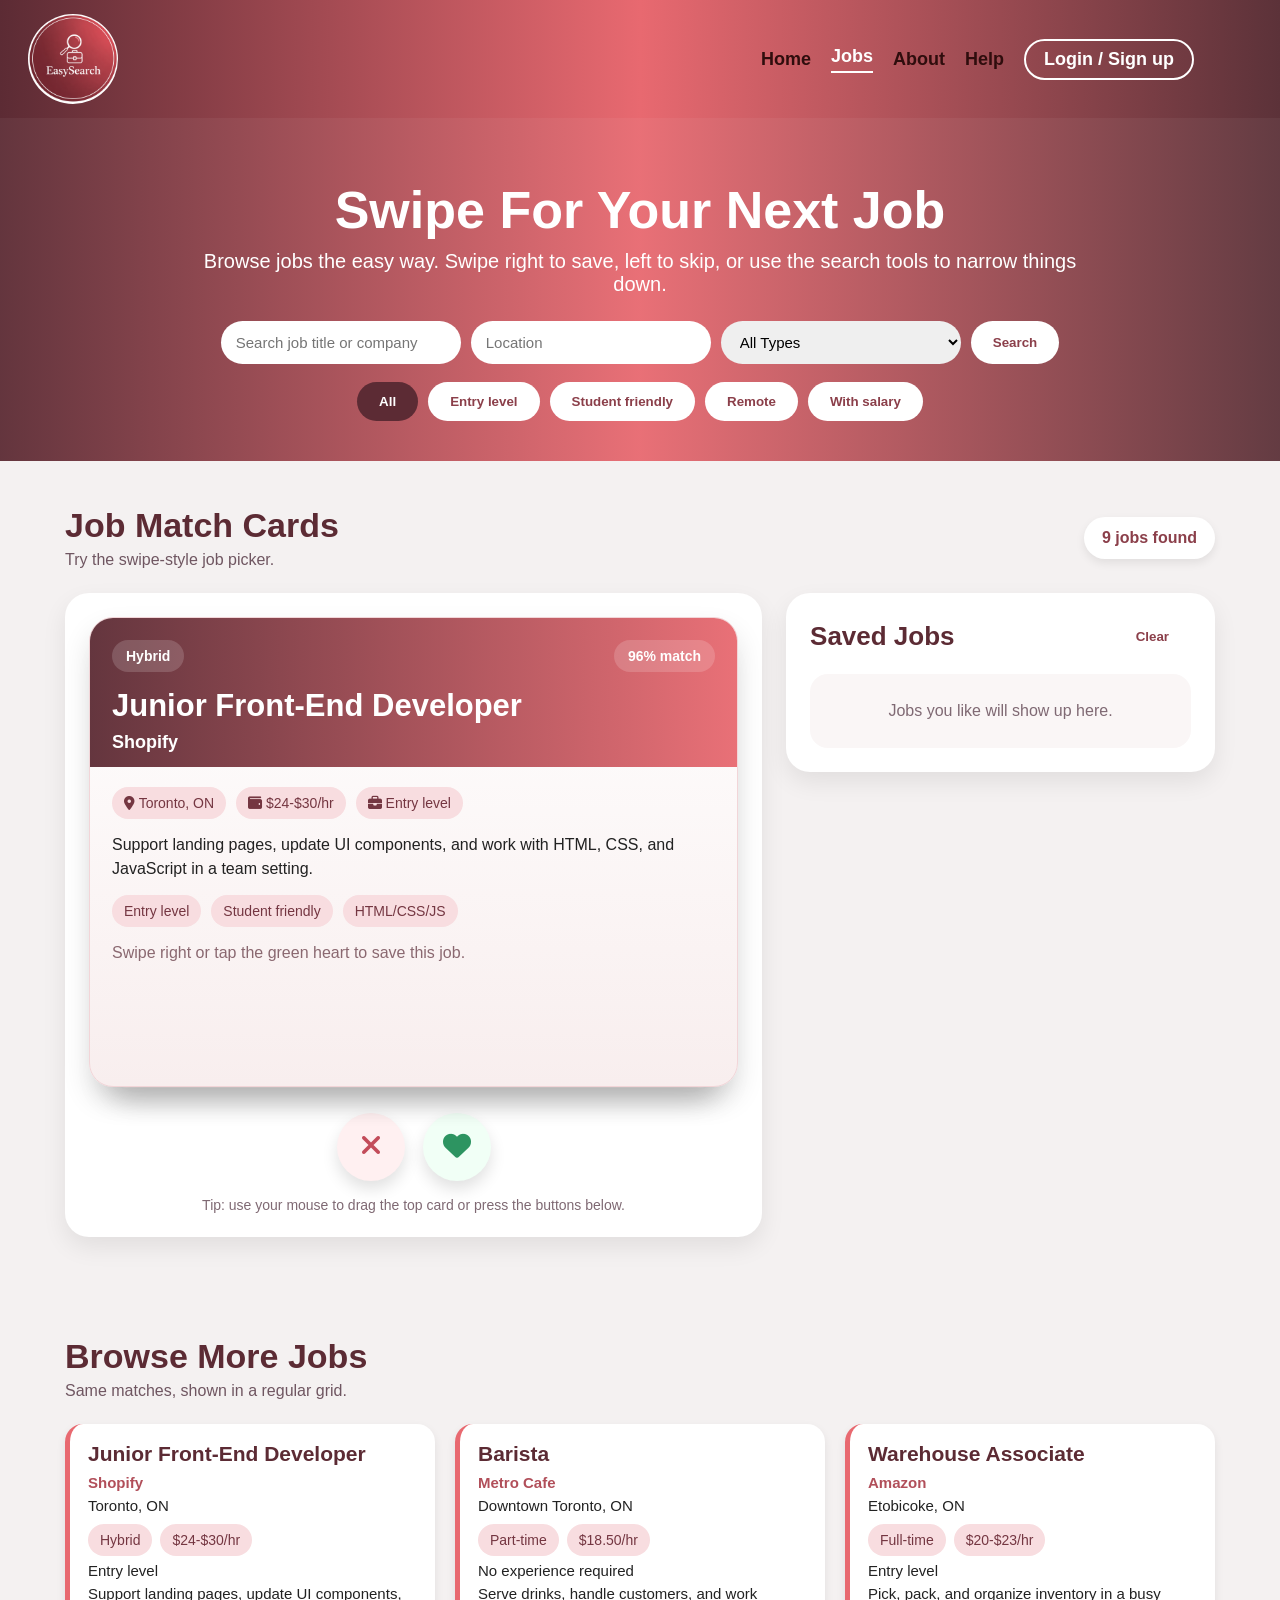
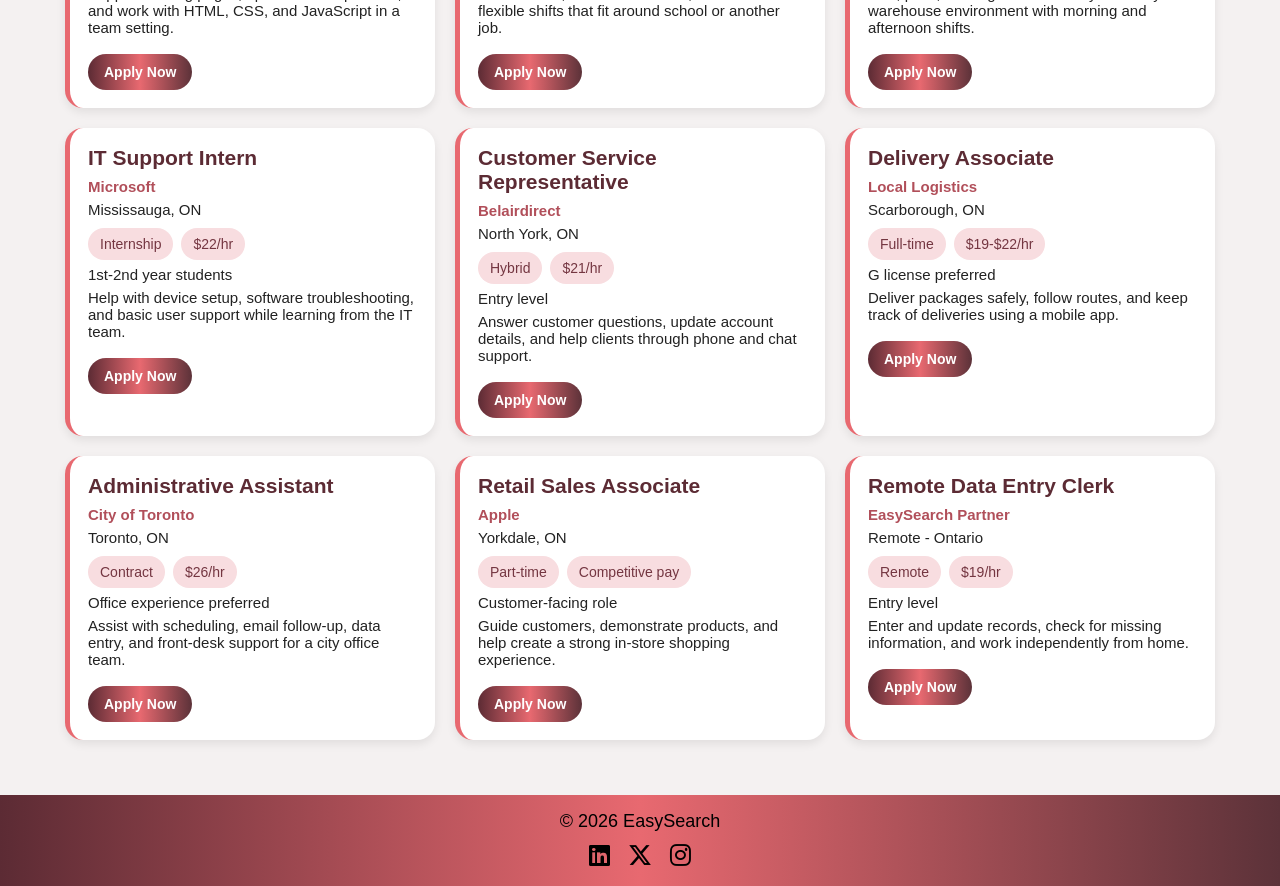
<file: UPDATED-EASYSEARCH/HtmlFiles/jobs.html>
<!DOCTYPE html>
<html lang="en">
<head>
 <meta charset="UTF-8">
 <meta name="viewport" content="width=device-width, initial-scale=1.0">
 <title>Jobs | EasySearch</title>
 <link rel="stylesheet" href="../styles/home.css">
 <link rel="stylesheet" href="../styles/jobs.css">
 <link rel="stylesheet" href="https://cdnjs.cloudflare.com/ajax/libs/font-awesome/6.5.0/css/all.min.css">
 <link rel="icon" type="image/x-icon" href="../images/logo.png">
</head>
<body class="job-page">
 <header>
  <div class="left-header">
    <img src="../images/logo.png" alt="EasySearch logo" class="logo">
  </div>

  <nav>
    <a href="../HtmlFiles/index.html">Home</a>
    <a href="../HtmlFiles/jobs.html" class="active">Jobs</a>
    <a href="../HtmlFiles/about.html">About</a>
    <a href="../HtmlFiles/help.html">Help</a>

    <!-- LOGIN -->
    <a href="../HtmlFiles/login.html" class="login" id="loginBtn">
      Login / Sign up
    </a>

    <!-- USER -->
    <span id="welcomeUser"></span>

    <!-- LOGOUT -->
    <button id="logoutBtn" style="display:none;">Logout</button>
  </nav>
</header>

 <main>
  <section class="job-hero">
   <h1>Swipe For Your Next Job</h1>
   <p>Browse jobs the easy way. Swipe right to save, left to skip, or use the search tools to narrow things down.</p>

   <div class="job-search">
    <input type="text" id="jobTitleSearch" placeholder="Search job title or company">
    <input type="text" id="jobLocationSearch" placeholder="Location">
    <select id="jobTypeFilter" aria-label="Filter by job type">
     <option value="">All Types</option>
     <option value="Full-time">Full-time</option>
     <option value="Part-time">Part-time</option>
     <option value="Hybrid">Hybrid</option>
     <option value="Contract">Contract</option>
     <option value="Internship">Internship</option>
    </select>
    <button id="searchJobsBtn" type="button">Search</button>
   </div>

   <div class="quick-filters" aria-label="Quick filters">
    <button class="filter-chip active" data-filter="">All</button>
    <button class="filter-chip" data-filter="Entry level">Entry level</button>
    <button class="filter-chip" data-filter="Student friendly">Student friendly</button>
    <button class="filter-chip" data-filter="Remote">Remote</button>
    <button class="filter-chip" data-filter="$">With salary</button>
   </div>
  </section>

  <section class="swipe-section">
   <div class="section-heading">
    <div>
     <h2>Job Match Cards</h2>
     <p>Try the swipe-style job picker.</p>
    </div>
    <div class="results-pill" id="resultsCount">0 jobs found</div>
   </div>

   <div class="swipe-layout">
    <div class="swipe-board">
     <div class="swipe-status swipe-status-left">NOPE</div>
     <div class="swipe-status swipe-status-right">LIKE</div>
     <div class="card-stack" id="cardStack"></div>

     <div class="swipe-buttons">
      <button type="button" class="swipe-btn dismiss" id="dismissBtn" aria-label="Skip this job">
       <i class="fa-solid fa-xmark"></i>
      </button>
      <button type="button" class="swipe-btn save" id="saveBtn" aria-label="Save this job">
       <i class="fa-solid fa-heart"></i>
      </button>
     </div>
     <p class="swipe-note">Tip: use your mouse to drag the top card or press the buttons below.</p>
    </div>

    <aside class="saved-panel">
     <div class="saved-header">
      <h3>Saved Jobs</h3>
      <button type="button" id="clearSavedBtn">Clear</button>
     </div>
     <div class="saved-jobs" id="savedJobsList">
      <p class="saved-empty">Jobs you like will show up here.</p>
     </div>
    </aside>
   </div>
  </section>

  <section class="job-listings">
   <div class="section-heading browse-heading">
    <div>
     <h2>Browse More Jobs</h2>
     <p>Same matches, shown in a regular grid.</p>
    </div>
   </div>

   <div class="job-grid" id="jobGrid"></div>
  </section>
 </main>

  <div class="apply-modal hidden" id="applyModal" aria-hidden="true">
   <div class="apply-modal-content">
    <button type="button" class="close-modal" id="closeApplyModal" aria-label="Close application form">&times;</button>
    <h3 id="applyJobTitle">Apply for a job</h3>
    <p class="apply-modal-subtext" id="applyJobCompany">Complete this quick application form.</p>

    <form id="applyForm" class="apply-form">
     <input type="text" id="applicantName" placeholder="Full name" required>
     <input type="email" id="applicantEmail" placeholder="Email address" required>
     <input type="text" id="applicantPhone" placeholder="Phone number" required>
     <label for="applicantResume" class="resume-upload-label">Upload resume</label>
     <input type="file" id="applicantResume" accept=".pdf,.doc,.docx" required>
     <p class="resume-upload-note">Accepted files: PDF, DOC, DOCX</p>
     <button type="submit" class="submit-application-btn">Submit Application</button>
    </form>
   </div>
  </div>


 <footer>
  <div>&copy; 2026 EasySearch</div>
  <div class="social">
   <a href="#"><i class="fa-brands fa-linkedin"></i></a>
   <a href="#"><i class="fa-brands fa-x-twitter"></i></a>
   <a href="#"><i class="fa-brands fa-instagram"></i></a>
  </div>
 </footer>

 <script src="../javaScript/jobs.js"></script>
  <script src="../javaScript/navUser.js"></script>
</body>
</html>
</file>
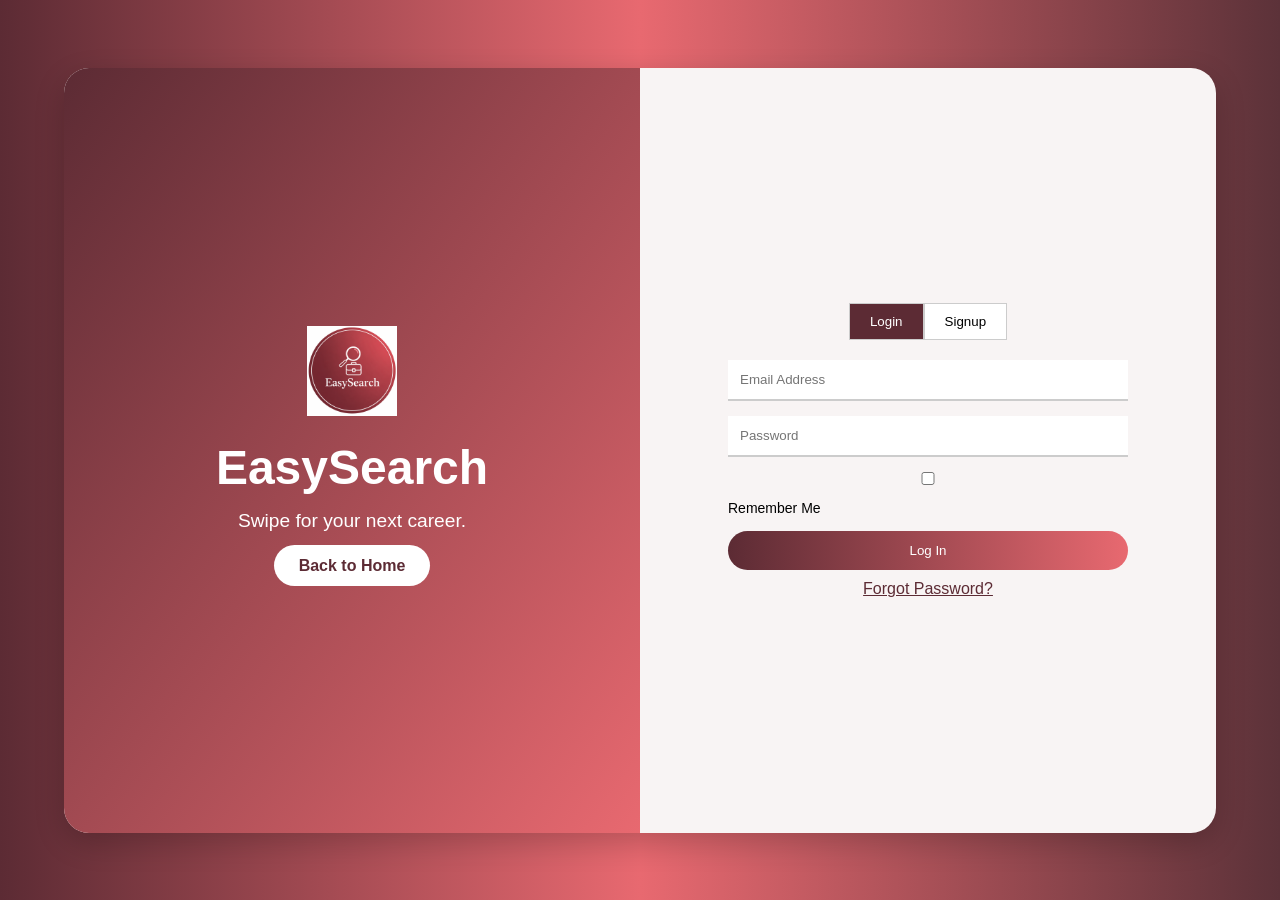
<file: UPDATED-EASYSEARCH/HtmlFiles/login.html>
<!DOCTYPE html>
<html lang="en">
<head>
  <meta charset="UTF-8">
  <meta name="viewport" content="width=device-width, initial-scale=1.0">
  <title>EasySearch Login</title>

  <!-- Link CSS -->
  <link rel="stylesheet" href="../styles/login.css">
  <link rel="icon" type="image/x-icon" href="../images/logo.png">
</head>
<body>

  <div class="container">

    <!-- LEFT PANEL -->
    <div class="left-panel">
      <div class="left-content">
        <img src="../images/logo.png" alt="Logo" class="logo">

        <h1>EasySearch</h1>
        <p>Swipe for your next career.</p>

        <a href="../HtmlFiles/index.html" class="left-btn">Back to Home</a>
      </div>
    </div>

    <!-- RIGHT PANEL -->
    <div class="right-panel">
      <div class="form-box">

        

        <div class="tabs">
          <button class="tab-btn active" onclick="showForm('login')">Login</button>
          <button class="tab-btn" onclick="showForm('signup')">Signup</button>
        </div>

        <!-- LOGIN -->
        <form id="loginForm" class="active-form">
          <input type="email" placeholder="Email Address" required>
          <input type="password" placeholder="Password" required>

          <label class="remember">
            <input type="checkbox"> Remember Me
          </label>

         <button type="submit" class="main-btn">Log In</button>
          <a href="#" class="forgot">Forgot Password?</a>
        </form>

        <!-- SIGNUP -->
        <form id="signupForm">
          <input type="text" placeholder="Full Name" required>
          <input type="email" placeholder="Email Address" required>
          <input type="password" placeholder="Password" required>
          <input type="password" placeholder="Confirm Password" required>

          <button type="submit" class="main-btn">Create Account</button>
        </form>

      </div>
    </div>

  </div>

  <!-- Link JS -->
  <script src="../javaScript/login.js"> </script>


</body>
</html>
</file>
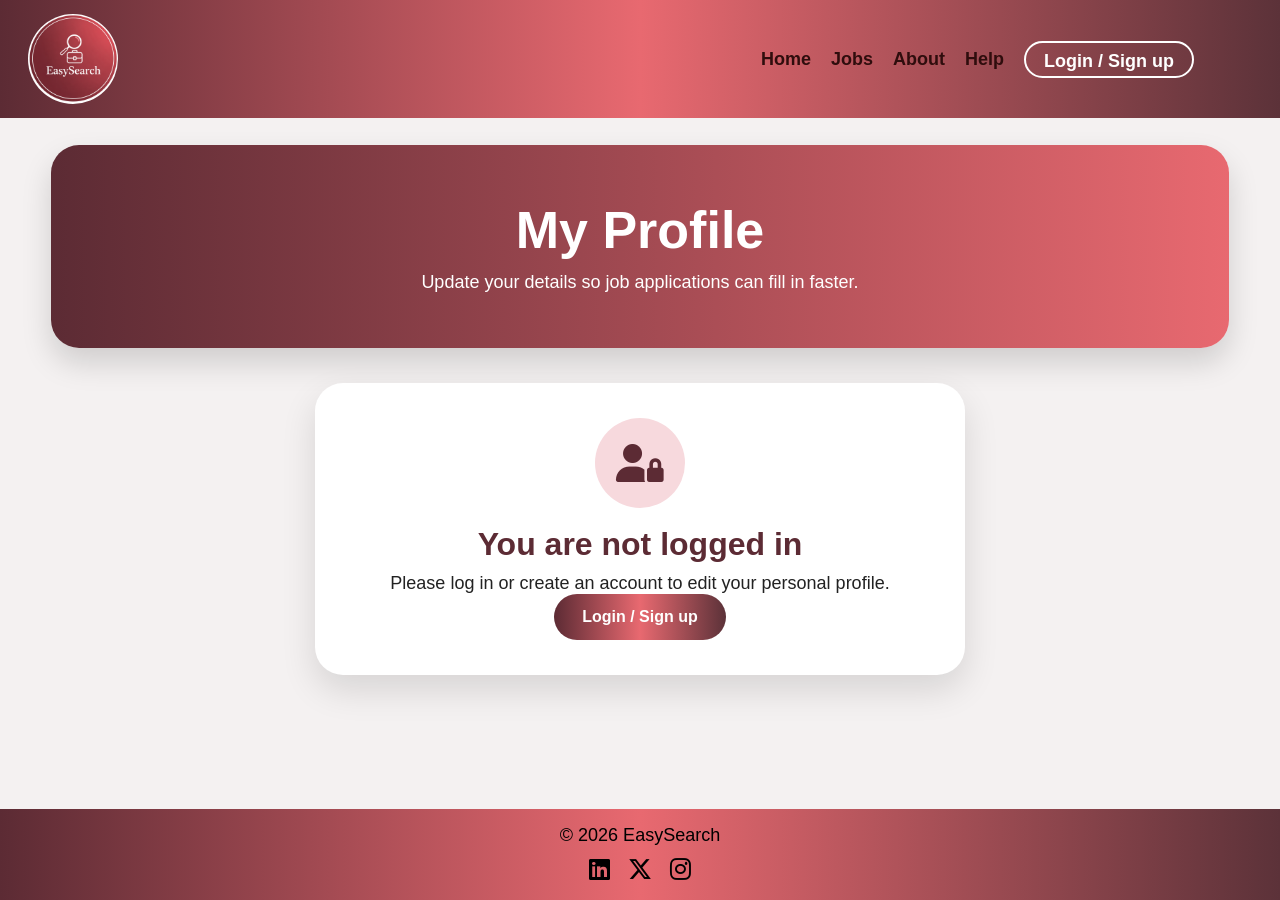
<file: UPDATED-EASYSEARCH/HtmlFiles/profile.html>
<!DOCTYPE html>
<html lang="en">
<head>
  <meta charset="UTF-8">
  <meta name="viewport" content="width=device-width, initial-scale=1.0">
  <title>Profile | EasySearch</title>
  <link rel="stylesheet" href="../styles/home.css">
  <link rel="stylesheet" href="../styles/profile.css">
  <link rel="stylesheet" href="https://cdnjs.cloudflare.com/ajax/libs/font-awesome/6.5.0/css/all.min.css">
</head>
<body class="profile-page">
  <header>
    <div class="left-header">
      <img src="../images/logo.png" alt="EasySearch logo" class="logo">
    </div>

    <nav>
      <a href="../HtmlFiles/index.html">Home</a>
      <a href="../HtmlFiles/jobs.html">Jobs</a>
      <a href="../HtmlFiles/about.html">About</a>
      <a href="../HtmlFiles/help.html">Help</a>
      <a href="../HtmlFiles/profile.html" class="login active" id="loginBtn"><i class="fa fa-user"></i> Profile</a>
      <span id="welcomeUser"></span>
    </nav>
  </header>

  <main class="profile-main">
    <section class="profile-hero">
      <h1>My Profile</h1>
      <p>Update your details so job applications can fill in faster.</p>
    </section>

    <section id="loggedOutProfile" class="profile-card logged-out-card hidden">
      <div class="profile-avatar"><i class="fa-solid fa-user-lock"></i></div>
      <h2>You are not logged in</h2>
      <p>Please log in or create an account to edit your personal profile.</p>
      <a href="../HtmlFiles/login.html" class="profile-main-btn">Login / Sign up</a>
    </section>

    <section id="loggedInProfile" class="profile-layout hidden">
      <aside class="profile-summary-card">
        <div class="profile-avatar"><i class="fa-solid fa-user"></i></div>
        <h2 id="profileDisplayName">User Name</h2>
        <p id="profileDisplayEmail">email@example.com</p>
        <div class="profile-status">Logged in</div>
        <button type="button" id="logoutBtn" class="logout-btn">Log out</button>
      </aside>

      <form id="profileForm" class="profile-card profile-form">
        <h2>Profile Settings</h2>
        <p class="form-note">These details are saved in the browser using localStorage for this class project.</p>

        <div class="form-row">
          <label for="profileName">Full name</label>
          <input type="text" id="profileName" required>
        </div>

        <div class="form-row">
          <label for="profileEmail">Email</label>
          <input type="email" id="profileEmail" required>
        </div>

        <div class="form-row">
          <label for="profilePhone">Phone number</label>
          <input type="text" id="profilePhone" placeholder="Add phone number">
        </div>

        <div class="form-row">
          <label for="profileLocation">Location</label>
          <input type="text" id="profileLocation" placeholder="Toronto, ON">
        </div>

        <div class="form-row">
          <label for="profileJobType">Preferred job type</label>
          <select id="profileJobType">
            <option value="">Choose one</option>
            <option value="Full-time">Full-time</option>
            <option value="Part-time">Part-time</option>
            <option value="Hybrid">Hybrid</option>
            <option value="Remote">Remote</option>
            <option value="Internship">Internship</option>
          </select>
        </div>

        <div class="form-row">
          <label for="profileSkills">Skills</label>
          <textarea id="profileSkills" placeholder="Example: HTML, CSS, JavaScript, customer service"></textarea>
        </div>

        <button type="submit" class="profile-main-btn">Save Profile</button>
      </form>
    </section>
  </main>

  <footer>
    <div>&copy; 2026 EasySearch</div>
    <div class="social">
      <a href="#"><i class="fa-brands fa-linkedin"></i></a>
      <a href="#"><i class="fa-brands fa-x-twitter"></i></a>
      <a href="#"><i class="fa-brands fa-instagram"></i></a>
    </div>
  </footer>

  <script src="../javaScript/navUser.js"></script>
  <script src="../javaScript/profile.js"></script>
</body>
</html>
</file>
<file: UPDATED-EASYSEARCH/styles/home.css>
/* RESET */
* {
  margin: 0;
  padding: 0;
  box-sizing: border-box;
}

html, body {
  height: 100%;
}

/* BODY */
body {
  font-family: Arial, Helvetica, sans-serif;
  background-color: #f4f1f1;
  color: #222;
  display: flex;
  flex-direction: column;
}

/* HEADER */
header {
  background: linear-gradient(to right, rgb(92, 43, 52), rgb(232, 105, 112), rgb(92, 50, 57));
  display: flex;
  justify-content: space-between;
  align-items: center;
  padding: 14px 28px;
  position: fixed;
  top: 0;
  width: 100%;
  z-index: 1000;
}

.left-header {
  display: flex;
  align-items: center;
}

.logo {
  width: 90px;
  height: 90px;
  object-fit: cover;
  border-radius: 50%;
}

/* NAV */
nav {
  display: flex;
  align-items: center;
  gap: 20px;
  flex-wrap: wrap;
}

nav a {
  text-decoration: none;
  color: #2f0d0d;
  font-weight: bold;
  font-size: 18px;
  transition: 0.3s;
}

nav a.active {
  color: white;
  border-bottom: 2px solid white;
  padding-bottom: 4px;
}

nav a:hover {
  opacity: 0.8;
}

/* LOGIN BUTTON */
.login {
  border: 2px solid white;
  color: white;
  padding: 8px 18px;
  border-radius: 22px;
}

.login:hover {
  background-color: white;
  color: #b14f5a;
}

/* USER NAME DISPLAY */
#welcomeUser {
  color: white;
  font-weight: bold;
  margin-left: 10px;
  padding: 8px 14px;
  border-radius: 20px;
}

/* LOGOUT BUTTON */
#logoutBtn {
  margin-left: 10px;
  padding: 8px 16px;
  border: none;
  border-radius: 22px;
  background: white;
  color: #7b2d3a;
  font-weight: bold;
  cursor: pointer;
  transition: 0.3s;
}

#logoutBtn:hover {
  background: #f3dfe3;
}

/* MAIN */
main {
  flex: 1;
  padding-top: 110px;
}

/* HERO */
.hero {
  position: relative;
  padding: 80px 20px;
  text-align: center;
  color: white;
  background: url("../images/pexels-photo-8121919.webp") center/cover no-repeat;
}

.hero::before {
  content: "";
  position: absolute;
  inset: 0;
  background: rgba(125, 101, 101, 0.6);
}

.hero * {
  position: relative;
  z-index: 1;
}

.hero h1 {
  font-size: 55px;
  font-weight: bold;
  text-shadow: 0 2px 8px rgba(0,0,0,0.7);
}

.hero p {
  font-size: 30px;
  margin-top: 20px;
  text-shadow: 0 2px 8px rgba(0,0,0,0.7);
}

/* SEARCH */
.search-wrapper {
  display: flex;
  align-items: center;
  background: #f3f2f1;
  border-radius: 40px;
  padding: 8px;
  width: 900px;
  height: 70px;
  margin: 80px auto;
  box-shadow: 0 2px 6px rgba(0,0,0,0.1);
}

.search-item {
  display: flex;
  align-items: center;
  padding: 10px 15px;
  flex: 1;
}

.search-item i {
  margin-right: 10px;
  color: #555;
}

.search-item input {
  border: none;
  outline: none;
  background: transparent;
  font-size: 16px;
  width: 250px;
}

.divider {
  width: 1px;
  height: 30px;
  background: #ccc;
}

.search-btn {
  background: linear-gradient(to right, rgb(92, 43, 52), rgb(232, 105, 112), rgb(92, 50, 57));
  color: white;
  border: none;
  border-radius: 30px;
  padding: 12px 20px;
  font-size: 16px;
  cursor: pointer;
}

.search-btn:hover {
  background: rgb(232, 169, 169);
}

/* LOGO SLIDER */
.logo-slider {
  overflow: hidden;
  padding: 50px 0;
  margin-top: 80px;
}

.logos {
  display: flex;
  align-items: center;
  gap: 60px;
  width: max-content;
  animation: slide 25s linear infinite;
}

.logos img {
  height: 80px;
  object-fit: contain;
}

@keyframes slide {
  from { transform: translateX(0); }
  to { transform: translateX(-50%); }
}

/* FOOTER */
footer {
  background: linear-gradient(to right, rgb(92, 43, 52), rgb(232, 105, 112), rgb(92, 50, 57));
  display: flex;
  flex-direction: column;
  align-items: center;
  gap: 10px;
  padding: 16px 20px;
}

footer div {
  font-size: 18px;
  color: black;
}

.social {
  display: flex;
  gap: 18px;
}

.social a {
  color: black;
  font-size: 24px;
}

.social a:hover {
  color: white;
}

/* RESPONSIVE */
@media (max-width: 900px) {
  header {
    flex-direction: column;
    gap: 12px;
    padding: 12px 16px;
  }

  nav {
    justify-content: center;
  }

  main {
    padding-top: 180px;
  }

  .hero h1 {
    font-size: 40px;
  }

  .hero p {
    font-size: 18px;
  }

  .search-wrapper {
    flex-direction: column;
    width: 90%;
    height: auto;
  }

  .search-item input {
    width: 100%;
  }

  .logos img {
    height: 60px;
  }

  #welcomeUser {
    font-size: 14px;
  }

  #logoutBtn {
    font-size: 14px;
    padding: 6px 12px;
  }
}
</file>
<file: easySearch.css>
/* easySearch style */
/* easySearch style */
/* easySearch style */
/* easySearch style */
/* easySearch style */
/* easySearch style */
/* easySearch style */
/* easySearch style *//* easySearch style *//* easySearch style *//* easySearch style */

* {
  margin: 0;
  padding: 0;
  box-sizing: border-box;
}

html, body {
  height: 100%;
}


body {
  font-family: Arial, Helvetica, sans-serif;
  background-color: #f4f1f1;
  color: #222;
  margin: 0px;
  display:flex ;
  flex-direction: column;
}

p{
  font-weight: bold;
  text-align: center;
  font-size: 40px;
  margin-top: 10px;
}

/* Header */
header {
  background: linear-gradient(to right, rgb(92, 43, 52), rgb(232, 105, 112), rgb(92, 50, 57));
  display: flex;
  justify-content: space-between;
  align-items: center;
  padding: 14px 28px;
  position: fixed;
  top: 0;
  width: 100%;
  z-index: 1000;
}

.left-header {
  display: flex;
  align-items: center;
}

.logo {
  width: 90px;
  height: 90px;
  object-fit: cover;
  border-radius: 50%;
}

nav {
  display: flex;
  align-items: center;
  gap: 24px;
}

nav a {
  text-decoration: none;
  color: #2f0d0d;
  font-weight: bold;
  font-size: 18px;
}

.login {
  border: 2px solid white;
  color: white;
  padding: 8px 18px;
  border-radius: 22px;
}

.register {
  background-color: white;
  color: #b14f5a;
  padding: 8px 18px;
  border-radius: 22px;
}

.login:hover {
  background-color: white;
  color: #b14f5a;
}

.register:hover {
  background-color: #8e3f48;
  color: white;
}

/* Main spacing */
main {
  flex: 1;
  padding-top: 110px;
}

/* Hero */
.hero::before {
  content: "";
  position: absolute;
  inset: 0;
  background: rgba(125, 101, 101, 0.6); /* darker = more readable */
}

/* keep content above */
.hero * {
  position: relative;
  z-index: 1;
}

.hero {
 
  position: relative;
  padding: 80px 20px;
  text-align: center;
  color: white;
  background: url("images/pexels-photo-8121919.webp") center/cover no-repeat;
}

.hero h1 {
  font-size: 55px;
  font-weight: bold;
  color:white;
  text-shadow: 0 2px 8px rgba(0,0,0,0.7);
 
}

.hero p {
  font-size: 30px;
  margin-top: 20px;
  color: white;
  text-shadow: 0 2px 8px rgba(0,0,0,0.7);

}

/* Search section */
.title {
  text-align: center;
  color: white;
  text-shadow: 0 2px 8px rgba(0,0,0,0.7);
}
.search-wrapper {
  display: flex;
  align-items: center;
  background: #f3f2f1;
  border: 1px solid #ccc;
  border-radius: 40px;
  padding: 8px;
  width: 900px;
  height: 70px;
  margin: 100px auto;
  box-shadow: 0 2px 6px rgba(0,0,0,0.1);
}

/* each input section */
.search-item {
  display: flex;
  align-items: center;
  padding: 10px 15px;
  flex: 1;
}

.search-item i {
  margin-right: 10px;
  color: #555;
}

.search-item input {
  border: none;
  outline: none;
  background: transparent;
  font-size: 16px;
  width: 250px;
}

/* vertical line */
.divider {
  width: 1px;
  height: 30px;
  background: #ccc;
}

/* button */
.search-btn {
  background:linear-gradient(to right, rgb(92, 43, 52), rgb(232, 105, 112), rgb(92, 50, 57));;
  color: white;
  border: none;
  border-radius: 30px;
  padding: 12px 20px;
  font-size: 16px;
  cursor: pointer;
}

.search-btn:hover {
  background: rgb(232, 169, 169);
}

/* Logo slider */
.logo-slider {
  overflow: hidden;
  background: #f4f1f1;
  padding: 50px 0;
  margin-top: 80px;
}

.logos {
  display: flex;
  align-items: center;
  gap: 60px;
  width: max-content;
  animation: slide 25s linear infinite;
}

.logos img {
  height: 80px;
  width: auto;
  object-fit: contain;
}

@keyframes slide {
  from {
    transform: translateX(0);
  }
  to {
    transform: translateX(-50%);
  }
}

/* Footer */
footer {
  background: linear-gradient(to right, rgb(92, 43, 52), rgb(232, 105, 112), rgb(92, 50, 57));
  display: flex;
  flex-direction: column;
  align-items: center;
  gap: 10px;
  padding: 16px 20px;
}

footer div {
  font-size: 18px;
  color: black;
}

.social {
  display: flex;
  gap: 18px;
}

.social a {
  color: black;
  font-size: 24px;
  text-decoration: none;
}

.social a:hover {
  color: white;
}

/* Responsive */
@media (max-width: 900px) {
  header {
    flex-direction: column;
    gap: 12px;
    padding: 12px 16px;
  }

  nav {
    flex-wrap: wrap;
    justify-content: center;
    gap: 14px;
  }

  main {
    padding-top: 190px;
  }

  .hero h1 {
    font-size: 42px;
  }

  .hero p {
    font-size: 18px;
  }

  .title {
    font-size: 26px;
  }

  .search-container {
    flex-direction: column;
    width: 90%;
  }

  .search-container input,
  .search-container select,
  .search-container button {
    width: 100%;
  }

  .logos img {
    height: 60px;
  }
}
</file>
<file: UPDATED-EASYSEARCH/styles/about.css>
/* RESET */
* {
  margin: 0;
  padding: 0;
  box-sizing: border-box;
}

/* BODY */
body {
  font-family: "Segoe UI", Arial, sans-serif;
  background: #f6f4f5;
  color: #333;
  line-height: 1.6;
}

/* HEADER */
header {
  background: linear-gradient(to right, rgb(92, 43, 52), rgb(232, 105, 112), rgb(92, 50, 57));
  display: flex;
  justify-content: space-between;
  align-items: center;
  padding: 14px 28px;
  position: fixed;
  top: 0;
  width: 100%;
  z-index: 1000;
}

.left-header {
  display: flex;
  align-items: center;
  gap: 15px;
}

.logo {
  width: 90px;
  height: 90px;
  object-fit: cover;
  border-radius: 50%;
}

/* NAV */
nav {
  display: flex;
  align-items: center;
  gap: 20px;
  flex-wrap: wrap;
}

nav a {
  text-decoration: none;
  color: #2f0d0d;
  font-weight: bold;
  font-size: 18px;
  transition: 0.3s;
}

nav a.active {
  color: white;
  border-bottom: 2px solid white;
  padding-bottom: 4px;
}

/* LOGIN BUTTON */
.login {
  border: 2px solid white;
  color: white;
  padding: 8px 18px;
  border-radius: 22px;
}

.login:hover {
  background-color: white;
  color: #b14f5a;
}

/* USER NAME DISPLAY */
#welcomeUser {
  color: white;
  font-weight: bold;
  margin-left: 10px;
  padding: 8px 14px;
  border-radius: 20px;
}

/* LOGOUT BUTTON */
#logoutBtn {
  margin-left: 10px;
  padding: 8px 16px;
  border: none;
  border-radius: 22px;
  background: white;
  color: #7b2d3a;
  font-weight: bold;
  cursor: pointer;
  transition: 0.3s;
}

#logoutBtn:hover {
  background: #f3dfe3;
}

/* MAIN */
main {
  padding-top: 100px;
}

/* HERO */
.hero {
  background: linear-gradient(135deg, #5c2b34, #e86970);
  color: white;
  text-align: center;
  padding: 120px 20px;
}

.hero-content {
  max-width: 800px;
  margin: auto;
}

.hero h1 {
  font-size: 56px;
  font-weight: 700;
}

.hero p {
  margin: 15px 0;
  font-size: 18px;
  opacity: 0.9;
}

/* BUTTON */
.cta-btn {
  display: inline-block;
  background: white;
  color: #b14f5a;
  padding: 12px 25px;
  border-radius: 30px;
  text-decoration: none;
  font-weight: bold;
  margin-top: 15px;
  transition: 0.3s;
}

.cta-btn:hover {
  transform: scale(1.05);
}

.cta-btn.big {
  padding: 15px 30px;
  font-size: 18px;
}

/* ABOUT SECTION */
.about-split {
  display: flex;
  gap: 50px;
  padding: 80px;
  align-items: center;
  flex-wrap: wrap;
}

.about-text {
  flex: 1;
}

.about-text h2 {
  margin-bottom: 15px;
  color: #8e3f48;
}

.about-box {
  flex: 1;
  background: rgba(255,255,255,0.75);
  backdrop-filter: blur(10px);
  padding: 30px;
  border-radius: 16px;
  box-shadow: 0 8px 30px rgba(0,0,0,0.08);
}

.about-box h3 {
  margin-top: 10px;
  color: #b14f5a;
}

/* FEATURES */
.features {
  text-align: center;
  padding: 80px 20px;
}

.features h2 {
  font-size: 32px;
  margin-bottom: 10px;
  color: #8e3f48;
}

.feature-grid {
  display: flex;
  justify-content: center;
  gap: 30px;
  flex-wrap: wrap;
  margin-top: 30px;
}

.feature-card {
  background: white;
  padding: 30px;
  width: 270px;
  border-radius: 16px;
  box-shadow: 0 6px 25px rgba(0,0,0,0.08);
  transition: 0.3s;
}

.feature-card:hover {
  transform: translateY(-10px) scale(1.03);
}

/* TEAM */
.team-section {
  background: #f2e3e5;
  padding: 90px 20px;
  text-align: center;
}

.team-title {
  font-size: 34px;
  margin-bottom: 40px;
  color: #8e3f48;
}

.team-grid {
  display: flex;
  justify-content: center;
  gap: 35px;
  flex-wrap: wrap;
}

.team-card {
  background: white;
  padding: 20px;
  border-radius: 16px;
  width: 230px;
  transition: 0.3s;
}

.team-card img {
  width: 100%;
  height: 220px;
  object-fit: cover;
  border-radius: 12px;
}

/* CTA */
.cta-section {
  text-align: center;
  padding: 90px 20px;
  background: linear-gradient(to right, #e86970, #5c2b34);
  color: white;
}

.cta-section h2 {
  margin-bottom: 20px;
  font-size: 30px;
}

/* FOOTER */
footer {
  background: linear-gradient(to right, rgb(92, 43, 52), rgb(232, 105, 112), rgb(92, 50, 57));
  color: white;
  text-align: center;
  padding: 15px;
}

.social {
  margin-top: 8px;
}

.social a {
  margin: 0 10px;
  color: white;
  text-decoration: none;
}
</file>
<file: UPDATED-EASYSEARCH/styles/help.css>
/* RESET */
* {
    margin: 0;
    padding: 0;
    box-sizing: border-box;
}

html, body {
    min-height: 100%;
}

body {
    font-family: Arial, Helvetica, sans-serif;
    background-color: #f5f7fb;
    color: #222;
    line-height: 1.6;
}

/* HEADER */
header {
    background: linear-gradient(to right, rgb(92, 43, 52), rgb(232, 105, 112), rgb(92, 50, 57));
    display: flex;
    justify-content: space-between;
    align-items: center;
    padding: 14px 28px;
    position: fixed;
    top: 0;
    width: 100%;
    z-index: 1000;
}

.left-header {
    display: flex;
    align-items: center;
}

.logo {
    width: 90px;
    height: 90px;
    object-fit: cover;
    border-radius: 50%;
}

nav {
    display: flex;
    align-items: center;
    gap: 20px;
    flex-wrap: wrap;
}

nav a {
    text-decoration: none;
    color: #2f0d0d;
    font-weight: bold;
    font-size: 18px;
    transition: 0.3s;
}

nav a.active {
    color: white;
    border-bottom: 2px solid white;
    padding-bottom: 4px;
}

.login {
    border: 2px solid white;
    color: white;
    padding: 8px 18px;
    border-radius: 22px;
}

.login:hover {
    background-color: white;
    color: #b14f5a;
}

.welcome-user {
    color: white;
    font-weight: bold;
    margin-left: 10px;
    padding: 8px 14px;
    border-radius: 20px;
    background: rgba(255, 255, 255, 0.15);
    display: inline-flex;
    align-items: center;
}

.logout-btn {
    margin-left: 10px;
    padding: 8px 16px;
    border: none;
    border-radius: 22px;
    background: white;
    color: #7b2d3a;
    font-weight: bold;
    cursor: pointer;
    transition: 0.3s;
}

.logout-btn:hover {
    background: #f3dfe3;
}

.register {
    background-color: white;
    color: #b14f5a;
    padding: 8px 18px;
    border-radius: 22px;
}

.register:hover {
    background-color: #8e3f48;
    color: white;
}

/* HERO */
.hero {
    margin-top: 110px;
    text-align: center;
    padding: 70px 20px;
    background: linear-gradient(135deg, rgb(92, 43, 52), rgb(232, 105, 112));
    color: white;
}

.hero h1 {
    font-size: 2.6rem;
    margin-bottom: 15px;
}

.hero p {
    margin-bottom: 25px;
    font-size: 1.05rem;
}

/* SEARCH */
.search-box {
    background: white;
    max-width: 500px;
    width: 90%;
    margin: auto;
    border-radius: 40px;
    display: flex;
    align-items: center;
    padding: 12px 18px;
    box-shadow: 0 4px 12px rgba(0, 0, 0, 0.12);
}

.search-box i {
    color: gray;
    margin-right: 10px;
}

.search-box input {
    border: none;
    outline: none;
    flex: 1;
    padding: 10px;
    font-size: 1rem;
    background: transparent;
}

.search-box:focus-within {
    box-shadow: 0 0 0 3px rgba(232, 105, 112, 0.3);
}

/* SUPPORT CARDS */
.support-info {
    display: flex;
    gap: 25px;
    justify-content: center;
    padding: 50px 20px;
    flex-wrap: wrap;
}

.info-card {
    background: white;
    padding: 28px;
    border-radius: 18px;
    width: 300px;
    text-align: center;
    box-shadow: 0 8px 20px rgba(0, 0, 0, 0.08);
    transition: 0.3s;
}

.info-card:hover {
    transform: translateY(-6px);
}

.info-card i {
    font-size: 32px;
    color: rgb(232, 105, 112);
    margin-bottom: 15px;
}

.info-card h3 {
    margin-bottom: 10px;
    color: #111827;
}

.info-card p {
    color: #555;
}

/* FAQ */
.help-section {
    padding: 40px 20px 80px;
}

.help-container {
    max-width: 850px;
    margin: auto;
    background: white;
    padding: 35px;
    border-radius: 18px;
    box-shadow: 0 8px 20px rgba(0, 0, 0, 0.08);
}

.help-container h2 {
    text-align: center;
    margin-bottom: 25px;
    color: #111827;
}

.faq-item {
    margin-bottom: 12px;
    border: 1px solid #ddd;
    border-radius: 12px;
    overflow: hidden;
}

.faq-question {
    width: 100%;
    padding: 18px;
    background: none;
    border: none;
    display: flex;
    justify-content: space-between;
    align-items: center;
    cursor: pointer;
    font-weight: bold;
    font-size: 1rem;
    text-align: left;
}

.faq-question .icon {
    color: rgb(232, 105, 112);
    font-size: 1.3rem;
    transition: 0.3s;
}

.faq-answer {
    display: none;
    padding: 15px 18px;
    background: #f9f9f9;
    font-size: 0.95rem;
    color: #444;
}

.faq-item.active .faq-answer {
    display: block;
}

.faq-item.active .icon {
    transform: rotate(45deg);
}

.no-results {
    display: none;
    text-align: center;
    margin-top: 20px;
    color: #777;
    font-weight: 500;
}

/* FOOTER */
footer {
    background: linear-gradient(to right, rgb(92, 43, 52), rgb(232, 105, 112), rgb(92, 50, 57));
    color: white;
    display: flex;
    justify-content: space-between;
    align-items: center;
    padding: 20px 30px;
}

footer .social a {
    color: white;
    margin-left: 15px;
    font-size: 18px;
    transition: 0.3s;
}

footer .social a:hover {
    color: #ffdede;
}

/* RESPONSIVE */
@media (max-width: 900px) {
    .support-info {
        flex-direction: column;
        align-items: center;
    }
}

@media (max-width: 700px) {
    header {
        flex-direction: column;
        padding: 12px 16px;
        gap: 10px;
    }

    nav {
        justify-content: center;
        gap: 12px;
    }

    nav a {
        margin: 4px 6px;
        font-size: 16px;
    }

    .welcome-user {
        font-size: 14px;
        padding: 6px 10px;
    }

    .logout-btn {
        padding: 6px 12px;
        font-size: 14px;
    }

    .hero {
        margin-top: 160px;
        padding: 55px 20px;
    }

    .hero h1 {
        font-size: 2rem;
    }

    .search-box {
        width: 95%;
        padding: 10px 14px;
    }

    .search-box input {
        font-size: 0.95rem;
    }

    .help-container {
        padding: 22px;
    }

    footer {
        flex-direction: column;
        gap: 10px;
        text-align: center;
    }
}
</file>
<file: UPDATED-EASYSEARCH/styles/jobs.css>
/* Job page */
body.job-page {
  background-color: #f4f1f1;
  display: flex;
  flex-direction: column;
  min-height: 100vh;
}

.job-page main {
  flex: 1;
  padding-top: 110px;
}

/* USER NAME + LOGOUT */
#welcomeUser {
  color: white;
  font-weight: bold;
  margin-left: 10px;
  padding: 8px 14px;
  border-radius: 20px;
}

#logoutBtn {
  margin-left: 10px;
  padding: 8px 16px;
  border: none;
  border-radius: 22px;
  background: white;
  color: #7b2d3a;
  font-weight: bold;
  cursor: pointer;
  transition: 0.3s;
}

#logoutBtn:hover {
  background: #f3dfe3;
}

.job-hero {
  text-align: center;
  padding: 70px 20px 40px;
  background: linear-gradient(to right, rgba(92, 43, 52, 0.95), rgba(232, 105, 112, 0.95), rgba(92, 50, 57, 0.95));
  color: white;
}

.job-hero h1 {
  font-size: 52px;
  margin-bottom: 10px;
}

.job-hero p {
  font-size: 20px;
  font-weight: normal;
  margin: 0 auto;
  max-width: 900px;
}

.job-search {
  display: flex;
  justify-content: center;
  gap: 10px;
  flex-wrap: wrap;
  margin-top: 25px;
}

.job-search input,
.job-search select {
  width: 240px;
  padding: 12px 15px;
  border: none;
  border-radius: 25px;
  outline: none;
  font-size: 15px;
}

.job-search button,
.filter-chip,
#clearSavedBtn {
  padding: 12px 22px;
  border: none;
  border-radius: 25px;
  background: white;
  color: #8b3f4a;
  font-weight: bold;
  cursor: pointer;
}

.job-search button:hover,
.filter-chip:hover,
#clearSavedBtn:hover {
  background: #f1d6d8;
}

.quick-filters {
  margin-top: 18px;
  display: flex;
  justify-content: center;
  gap: 10px;
  flex-wrap: wrap;
}

.filter-chip.active {
  background: #5c2b34;
  color: white;
}

.swipe-section,
.job-listings {
  padding: 45px 20px 55px;
}

.section-heading {
  max-width: 1150px;
  margin: 0 auto 24px;
  display: flex;
  justify-content: space-between;
  align-items: center;
  gap: 16px;
}

.section-heading h2 {
  font-size: 34px;
  margin-bottom: 6px;
  color: #5c2b34;
}

.section-heading p {
  font-size: 16px;
  margin: 0;
  color: #6f5661;
  text-align: left;
  font-weight: normal;
}

.results-pill {
  background: #fff;
  color: #8b3f4a;
  padding: 12px 18px;
  border-radius: 999px;
  font-weight: bold;
  box-shadow: 0 4px 10px rgba(0, 0, 0, 0.08);
}

.swipe-layout {
  max-width: 1150px;
  margin: 0 auto;
  display: grid;
  grid-template-columns: 1.3fr 0.8fr;
  gap: 24px;
  align-items: start;
}

.swipe-board,
.saved-panel {
  background: white;
  border-radius: 24px;
  box-shadow: 0 10px 24px rgba(0, 0, 0, 0.08);
  padding: 24px;
}

.swipe-board {
  position: relative;
  min-height: 620px;
}

.card-stack {
  position: relative;
  height: 470px;
}

.swipe-card {
  position: absolute;
  inset: 0;
  border-radius: 24px;
  overflow: hidden;
  background: linear-gradient(180deg, #fff, #f8eeee);
  border: 1px solid #f2d5d8;
  box-shadow: 0 14px 28px rgba(0, 0, 0, 0.12);
  touch-action: none;
  user-select: none;
  transition: transform 0.25s ease, opacity 0.25s ease;
}

.swipe-card-inner {
  height: 100%;
  display: flex;
  flex-direction: column;
}

.card-top {
  padding: 22px 22px 14px;
  background: linear-gradient(to right, rgba(92, 43, 52, 0.95), rgba(232, 105, 112, 0.95));
  color: white;
}

.card-top-row {
  display: flex;
  justify-content: space-between;
  gap: 12px;
  align-items: flex-start;
}

.company-badge,
.match-badge {
  display: inline-flex;
  align-items: center;
  border-radius: 999px;
  padding: 8px 14px;
  background: rgba(255, 255, 255, 0.16);
  font-size: 14px;
  font-weight: bold;
}

.card-top h3 {
  margin: 16px 0 8px;
  font-size: 31px;
}

.card-company {
  font-size: 18px;
  font-weight: bold;
}

.card-body {
  padding: 20px 22px 22px;
  display: grid;
  gap: 14px;
}

.job-meta {
  display: flex;
  flex-wrap: wrap;
  gap: 10px;
}

.job-meta span,
.tag {
  background: #f8dde0;
  color: #743641;
  padding: 8px 12px;
  border-radius: 999px;
  font-size: 14px;
}

.card-body p {
  font-size: 16px;
  line-height: 1.5;
  margin: 0;
  text-align: left;
  font-weight: normal;
}

.tags {
  display: flex;
  flex-wrap: wrap;
  gap: 10px;
}

.swipe-card-help {
  color: #8a6870;
  font-size: 14px;
}

.apply-link {
  display: inline-block;
  margin-top: 12px;
  text-decoration: none;
  background: linear-gradient(to right, rgb(92, 43, 52), rgb(232, 105, 112), rgb(92, 50, 57));
  color: white;
  padding: 10px 16px;
  border-radius: 20px;
  font-size: 14px;
  font-weight: bold;
}

nav a.active {
  color: white;
  border-bottom: 2px solid white;
  padding-bottom: 4px;
}

.swipe-status {
  position: absolute;
  top: 38px;
  font-size: 26px;
  font-weight: bold;
  padding: 6px 14px;
  border: 3px solid currentColor;
  border-radius: 12px;
  opacity: 0;
  z-index: 10;
  pointer-events: none;
}

.swipe-status-left {
  left: 34px;
  color: #d84d5f;
  transform: rotate(-12deg);
}

.swipe-status-right {
  right: 34px;
  color: #2d9461;
  transform: rotate(12deg);
}

.swipe-buttons {
  display: flex;
  justify-content: center;
  gap: 18px;
  margin-top: 26px;
}

.swipe-btn {
  width: 68px;
  height: 68px;
  border: none;
  border-radius: 50%;
  font-size: 28px;
  cursor: pointer;
  box-shadow: 0 8px 16px rgba(0, 0, 0, 0.12);
}

.swipe-btn.dismiss {
  background: #fff0f1;
  color: #c34c5a;
}

.swipe-btn.save {
  background: #f1fff6;
  color: #2d9461;
}

.swipe-note {
  text-align: center;
  margin-top: 16px;
  color: #7f6973;
  font-size: 14px;
  font-weight: normal;
}

.saved-header {
  display: flex;
  justify-content: space-between;
  align-items: center;
  gap: 12px;
  margin-bottom: 18px;
}

.saved-header h3 {
  font-size: 26px;
  color: #5c2b34;
}

.saved-jobs {
  display: grid;
  gap: 14px;
}

.saved-item,
.job-card {
  background: white;
  border-radius: 18px;
  padding: 18px;
  box-shadow: 0 4px 10px rgba(0, 0, 0, 0.08);
  border-left: 5px solid #e86970;
}

.saved-item h4,
.job-card h3 {
  font-size: 21px;
  color: #5c2b34;
  margin-bottom: 8px;
}

.saved-item p,
.job-card p {
  font-size: 15px;
  margin: 6px 0;
  text-align: left;
  font-weight: normal;
}

.saved-item .saved-company,
.job-card .company {
  font-weight: bold;
  color: #b14f5a;
}

.saved-actions {
  display: flex;
  gap: 8px;
  flex-wrap: wrap;
  margin-top: 12px;
}

.saved-action-btn {
  border: none;
  border-radius: 999px;
  padding: 8px 14px;
  cursor: pointer;
  background: #f7e2e5;
  color: #7a404a;
  font-weight: bold;
}

.saved-action-btn:hover {
  background: #edcdd1;
}

.saved-empty,
.empty-state {
  text-align: center;
  color: #7f6973;
  font-weight: normal;
  padding: 28px 14px;
  background: #faf6f6;
  border-radius: 18px;
}

.job-grid {
  display: grid;
  grid-template-columns: repeat(3, 1fr);
  gap: 20px;
  max-width: 1150px;
  margin: 0 auto;
}

.job-card .card-mini-meta {
  display: flex;
  flex-wrap: wrap;
  gap: 8px;
  margin: 10px 0 4px;
}

.job-card a:hover,
.apply-link:hover {
  opacity: 0.9;
}

.no-jobs-card {
  grid-column: 1 / -1;
}

.apply-modal {
  position: fixed;
  inset: 0;
  background: rgba(0, 0, 0, 0.45);
  display: flex;
  align-items: center;
  justify-content: center;
  padding: 20px;
  z-index: 2000;
}

.apply-modal.hidden {
  display: none;
}

.apply-modal-content {
  width: 100%;
  max-width: 520px;
  background: white;
  border-radius: 24px;
  padding: 28px;
  position: relative;
  box-shadow: 0 18px 40px rgba(0, 0, 0, 0.2);
}

.close-modal {
  position: absolute;
  top: 14px;
  right: 18px;
  background: transparent;
  border: none;
  font-size: 32px;
  cursor: pointer;
  color: #7a4851;
}

.apply-modal-content h3 {
  color: #5c2b34;
  margin-bottom: 6px;
  font-size: 28px;
}

.apply-modal-subtext {
  color: #7f6973;
  margin-bottom: 18px;
}

.apply-form {
  display: grid;
  gap: 14px;
}

.apply-form input,
.apply-form textarea {
  width: 100%;
  border: 1px solid #e5c7cb;
  border-radius: 16px;
  padding: 12px 14px;
  font-size: 15px;
  outline: none;
}

.apply-form textarea {
  resize: vertical;
  min-height: 110px;
}

.resume-upload-label {
  font-weight: 700;
  color: #7a4851;
  margin-top: 4px;
}

.apply-form input[type="file"] {
  background: white;
  padding: 14px;
  cursor: pointer;
}

.resume-upload-note {
  margin-top: -4px;
  color: #8d7780;
  font-size: 13px;
}

.submit-application-btn {
  border: none;
  border-radius: 22px;
  padding: 12px 18px;
  color: white;
  cursor: pointer;
  font-weight: bold;
  background: linear-gradient(to right, rgb(92, 43, 52), rgb(232, 105, 112), rgb(92, 50, 57));
}

@media (max-width: 1000px) {
  .swipe-layout {
    grid-template-columns: 1fr;
  }

  .job-grid {
    grid-template-columns: repeat(2, 1fr);
  }
}

@media (max-width: 760px) {
  .job-page main {
    padding-top: 120px;
  }

  .job-hero h1 {
    font-size: 38px;
  }

  .job-hero p {
    font-size: 18px;
  }

  .job-search input,
  .job-search select,
  .job-search button {
    width: 100%;
    max-width: 420px;
  }

  .section-heading {
    flex-direction: column;
    align-items: flex-start;
  }

  .swipe-board {
    min-height: 580px;
    padding: 18px;
  }

  .card-stack {
    height: 430px;
  }

  .card-top h3 {
    font-size: 26px;
  }

  .job-grid {
    grid-template-columns: 1fr;
  }

  #welcomeUser {
    font-size: 14px;
    padding: 6px 10px;
  }

  #logoutBtn {
    font-size: 14px;
    padding: 6px 12px;
  }
}
</file>
<file: UPDATED-EASYSEARCH/styles/login.css>
* {
  margin: 0;
  padding: 0;
  box-sizing: border-box;
  font-family: Arial, sans-serif;
}

body {
  min-height: 100vh;
  display: flex;
  justify-content: center;
  align-items: center;
  background: linear-gradient(to right, rgb(92,43,52), rgb(232,105,112), rgb(92,50,57));
}

/* MAIN BOX */
.container {
  width: 90%;
  max-width: 1300px;
  height: 85vh;
  display: flex;
  border-radius: 25px;
  overflow: hidden;
  background: #f8f4f4;
  box-shadow: 0 10px 30px rgba(0,0,0,0.2);
}

/* LEFT SIDE */
.left-panel {
  width: 50%;
  background: linear-gradient(to bottom right, rgb(92,43,52), rgb(232,105,112));
  color: white;
  display: flex;
  justify-content: center;
  align-items: center;
}

.left-content {
  text-align: center;
}

.logo {
  width: 90px;
  margin-bottom: 20px;
}

.left-panel h1 {
  font-size: 3rem;
  margin-bottom: 15px;
}

.left-panel p {
  font-size: 1.2rem;
  margin-bottom: 25px;
}

.left-btn {
  padding: 12px 25px;
  background: white;
  color: rgb(92,43,52);
  border-radius: 25px;
  text-decoration: none;
  font-weight: bold;
}

/* RIGHT SIDE */
.right-panel {
  width: 50%;
  display: flex;
  justify-content: center;
  align-items: center;
}

.form-box {
  width: 100%;
  max-width: 400px;
  text-align: center;
}

.user-icon {
  font-size: 40px;
  margin-bottom: 20px;
}

/* TABS */
.tabs {
  display: flex;
  justify-content: center;
  margin-bottom: 20px;
}

.tab-btn {
  padding: 10px 20px;
  border: 1px solid #ccc;
  background: white;
  cursor: pointer;
}

.tab-btn.active {
  background: rgb(92,43,52);
  color: white;
}

/* FORMS */
form {
  display: none;
}

form.active-form {
  display: block;
}

input {
  width: 100%;
  padding: 12px;
  margin-bottom: 15px;
  border: none;
  border-bottom: 2px solid #ccc;
  outline: none;
}

/* BUTTON */
.main-btn {
  width: 100%;
  padding: 12px;
  background: linear-gradient(to right, rgb(92,43,52), rgb(232,105,112));
  color: white;
  border: none;
  border-radius: 25px;
  cursor: pointer;
}

/* EXTRA */
.remember {
  display: block;
  text-align: left;
  margin-bottom: 15px;
  font-size: 14px;
}

.forgot {
  display: block;
  margin-top: 10px;
  color: rgb(92,43,52);
}
</file>
<file: UPDATED-EASYSEARCH/styles/profile.css>
.profile-page {
  background: #f4f1f1;
}

.profile-main {
  max-width: 1200px;
  width: 92%;
  margin: 0 auto;
  padding-bottom: 60px;
}

.profile-hero {
  background: linear-gradient(to right, rgb(92, 43, 52), rgb(232, 105, 112));
  color: white;
  border-radius: 28px;
  padding: 55px 35px;
  margin: 35px 0;
  text-align: center;
  box-shadow: 0 15px 30px rgba(0,0,0,0.15);
}

.profile-hero h1 {
  font-size: 52px;
  margin-bottom: 12px;
}

.profile-hero p,
.profile-card p,
.profile-summary-card p,
.form-note {
  font-size: 18px;
  font-weight: normal;
  text-align: center;
  margin: 0;
}

.hidden {
  display: none !important;
}

.profile-layout {
  display: grid;
  grid-template-columns: 340px 1fr;
  gap: 30px;
  align-items: start;
}

.profile-card,
.profile-summary-card {
  background: white;
  border-radius: 28px;
  padding: 35px;
  box-shadow: 0 15px 35px rgba(0,0,0,0.12);
}

.logged-out-card {
  max-width: 650px;
  margin: 0 auto;
  text-align: center;
}

.profile-summary-card {
  text-align: center;
  position: sticky;
  top: 135px;
}

.profile-avatar {
  width: 90px;
  height: 90px;
  border-radius: 50%;
  background: #f7d9dd;
  color: rgb(92, 43, 52);
  display: flex;
  align-items: center;
  justify-content: center;
  font-size: 38px;
  margin: 0 auto 18px;
}

.profile-summary-card h2,
.profile-card h2 {
  color: rgb(92, 43, 52);
  font-size: 32px;
  margin-bottom: 10px;
}

.profile-status {
  display: inline-block;
  margin: 20px 0;
  padding: 10px 20px;
  border-radius: 25px;
  background: #e9fff1;
  color: #16834a;
  font-weight: bold;
}

.profile-form {
  text-align: left;
}

.form-note {
  text-align: left;
  color: #725963;
  margin-bottom: 25px;
}

.form-row {
  margin-bottom: 20px;
}

.form-row label {
  display: block;
  color: rgb(92, 43, 52);
  font-weight: bold;
  margin-bottom: 8px;
}

.form-row input,
.form-row select,
.form-row textarea {
  width: 100%;
  padding: 14px 16px;
  border: 2px solid #f0c9cf;
  border-radius: 16px;
  font-size: 16px;
  outline: none;
}

.form-row textarea {
  min-height: 110px;
  resize: vertical;
}

.profile-main-btn,
.logout-btn {
  border: none;
  cursor: pointer;
  text-decoration: none;
  display: inline-block;
  font-weight: bold;
  border-radius: 25px;
}

.profile-main-btn {
  background: linear-gradient(to right, rgb(92, 43, 52), rgb(232, 105, 112), rgb(92, 50, 57));
  color: white;
  padding: 14px 28px;
}

.logout-btn {
  background: transparent;
  color: rgb(92, 43, 52);
  border: 2px solid rgb(92, 43, 52);
  padding: 11px 24px;
}

@media (max-width: 850px) {
  .profile-layout {
    grid-template-columns: 1fr;
  }

  .profile-summary-card {
    position: static;
  }

  .profile-hero h1 {
    font-size: 40px;
  }
}
</file>
